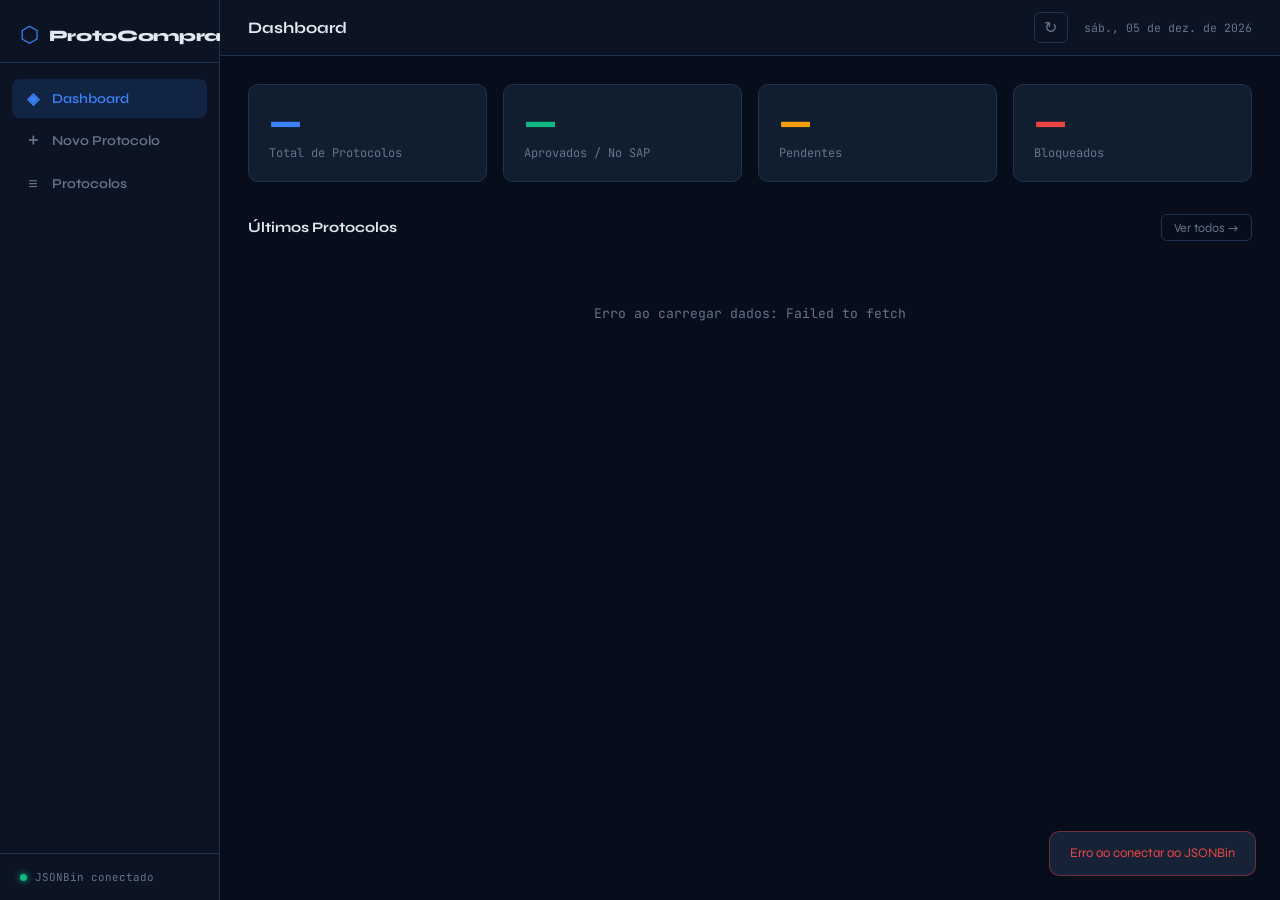
<file: index.html>
<!DOCTYPE html>
<html lang="pt-BR">
<head>
<meta charset="UTF-8">
<meta name="viewport" content="width=device-width, initial-scale=1.0">
<title>Portal de Protocolo de Compras</title>
<link href="https://fonts.googleapis.com/css2?family=Syne:wght@400;600;700;800&family=JetBrains+Mono:wght@300;400;500&display=swap" rel="stylesheet">
<link rel="stylesheet" href="css/style.css">
</head>
<body>

<div class="app">

  <!-- SIDEBAR -->
  <aside class="sidebar">
    <div class="sidebar-brand">
      <span class="brand-icon">⬡</span>
      <span class="brand-name">ProtoCompras</span>
    </div>
    <nav class="sidebar-nav">
      <a href="#" class="nav-item active" data-page="dashboard">
        <span class="nav-icon">◈</span> Dashboard
      </a>
      <a href="#" class="nav-item" data-page="novo">
        <span class="nav-icon">＋</span> Novo Protocolo
      </a>
      <a href="#" class="nav-item" data-page="lista">
        <span class="nav-icon">≡</span> Protocolos
      </a>
    </nav>
    <div class="sidebar-footer">
      <span class="status-dot"></span>
      <span class="status-text">JSONBin conectado</span>
    </div>
  </aside>

  <!-- MAIN -->
  <main class="main">

    <!-- TOPBAR -->
    <header class="topbar">
      <div class="topbar-title" id="page-title">Dashboard</div>
      <div class="topbar-actions">
        <button class="btn-refresh" onclick="loadDashboard()" title="Atualizar">↻</button>
        <div class="topbar-date" id="topbar-date"></div>
      </div>
    </header>

    <!-- PAGES -->

    <!-- DASHBOARD -->
    <div class="page active" id="page-dashboard">
      <div class="metrics-row" id="metrics-row">
        <div class="metric-card">
          <div class="metric-value" id="m-total">—</div>
          <div class="metric-label">Total de Protocolos</div>
        </div>
        <div class="metric-card">
          <div class="metric-value green" id="m-aprovados">—</div>
          <div class="metric-label">Aprovados / No SAP</div>
        </div>
        <div class="metric-card">
          <div class="metric-value yellow" id="m-pendentes">—</div>
          <div class="metric-label">Pendentes</div>
        </div>
        <div class="metric-card">
          <div class="metric-value red" id="m-bloqueados">—</div>
          <div class="metric-label">Bloqueados</div>
        </div>
      </div>

      <div class="section-header">
        <span>Últimos Protocolos</span>
        <button class="btn-sm" onclick="navigate('lista')">Ver todos →</button>
      </div>
      <div id="dashboard-list">
        <div class="loading">Carregando...</div>
      </div>
    </div>

    <!-- NOVO PROTOCOLO -->
    <div class="page" id="page-novo">
      <div class="form-container">
        <div class="form-header">
          <h2>Novo Protocolo de Compra</h2>
          <p>Preencha os dados abaixo. O sistema validará automaticamente cada etapa.</p>
        </div>

        <!-- PROGRESS -->
        <div class="progress-bar">
          <div class="progress-step active" data-step="1">
            <div class="ps-circle">1</div>
            <div class="ps-label">Solicitante</div>
          </div>
          <div class="progress-line"></div>
          <div class="progress-step" data-step="2">
            <div class="ps-circle">2</div>
            <div class="ps-label">Item</div>
          </div>
          <div class="progress-line"></div>
          <div class="progress-step" data-step="3">
            <div class="ps-circle">3</div>
            <div class="ps-label">Fornecedor</div>
          </div>
          <div class="progress-line"></div>
          <div class="progress-step" data-step="4">
            <div class="ps-circle">4</div>
            <div class="ps-label">Validação</div>
          </div>
        </div>

        <!-- STEP 1 -->
        <div class="form-step active" id="step-1">
          <h3>Dados do Solicitante</h3>
          <div class="form-grid">
            <div class="field">
              <label>Nome do solicitante *</label>
              <input type="text" id="f-solicitante" placeholder="Ex: João Silva">
            </div>
            <div class="field">
              <label>Departamento *</label>
              <select id="f-depto">
                <option value="">Selecione...</option>
                <option>Manutenção</option>
                <option>Operações</option>
                <option>TI</option>
                <option>Administrativo</option>
                <option>Financeiro</option>
                <option>RH</option>
                <option>Logística</option>
              </select>
            </div>
            <div class="field">
              <label>Centro de Custo *</label>
              <input type="text" id="f-cc" placeholder="Ex: CC-1042">
            </div>
            <div class="field">
              <label>Urgência</label>
              <select id="f-urgencia">
                <option value="normal">Normal</option>
                <option value="alta">Alta</option>
                <option value="critica">Crítica</option>
              </select>
            </div>
          </div>
          <div class="form-actions">
            <button class="btn-primary" onclick="nextStep(2)">Próximo →</button>
          </div>
        </div>

        <!-- STEP 2 -->
        <div class="form-step" id="step-2">
          <h3>Dados do Item</h3>
          <div class="form-grid">
            <div class="field full">
              <label>Descrição do Item *</label>
              <input type="text" id="f-item" placeholder="Ex: Parafuso M8 Aço Inox 304">
            </div>
            <div class="field">
              <label>Código SAP (se souber)</label>
              <input type="text" id="f-codsap" placeholder="Ex: MAT-00123">
            </div>
            <div class="field">
              <label>Quantidade *</label>
              <input type="number" id="f-qtd" placeholder="Ex: 100" min="1">
            </div>
            <div class="field">
              <label>Unidade</label>
              <select id="f-unidade">
                <option>UN</option>
                <option>KG</option>
                <option>LT</option>
                <option>MT</option>
                <option>CX</option>
                <option>PC</option>
              </select>
            </div>
            <div class="field">
              <label>Valor Unitário Estimado (R$) *</label>
              <input type="number" id="f-valor" placeholder="Ex: 12.50" step="0.01" min="0">
            </div>
          </div>
          <div class="form-actions">
            <button class="btn-ghost" onclick="nextStep(1)">← Voltar</button>
            <button class="btn-primary" onclick="nextStep(3)">Próximo →</button>
          </div>
        </div>

        <!-- STEP 3 -->
        <div class="form-step" id="step-3">
          <h3>Dados do Fornecedor</h3>
          <div class="form-grid">
            <div class="field full">
              <label>Razão Social do Fornecedor *</label>
              <input type="text" id="f-fornecedor" placeholder="Ex: Distribuidora XYZ Ltda">
            </div>
            <div class="field">
              <label>CNPJ *</label>
              <input type="text" id="f-cnpj" placeholder="Ex: 12.345.678/0001-90" maxlength="18">
            </div>
            <div class="field">
              <label>Número do Contrato SAP</label>
              <input type="text" id="f-contrato" placeholder="Ex: CONT-2024-0089">
            </div>
            <div class="field full">
              <label>Observações</label>
              <textarea id="f-obs" rows="3" placeholder="Informações adicionais, justificativas, urgência..."></textarea>
            </div>
          </div>
          <div class="form-actions">
            <button class="btn-ghost" onclick="nextStep(2)">← Voltar</button>
            <button class="btn-primary" onclick="runValidation()">Validar Protocolo →</button>
          </div>
        </div>

        <!-- STEP 4 — VALIDAÇÃO -->
        <div class="form-step" id="step-4">
          <h3>Resultado da Validação Automática</h3>
          <div class="validation-list" id="validation-list"></div>
          <div id="validation-result"></div>
          <div class="form-actions" id="validation-actions"></div>
        </div>

      </div>
    </div>

    <!-- LISTA DE PROTOCOLOS -->
    <div class="page" id="page-lista">
      <div class="lista-toolbar">
        <input type="text" class="search-input" id="search-input" placeholder="Buscar por item, fornecedor, solicitante..." oninput="filterList()">
        <select class="filter-select" id="filter-status" onchange="filterList()">
          <option value="">Todos os status</option>
          <option value="pendente">Pendente</option>
          <option value="aprovado">Aprovado</option>
          <option value="bloqueado">Bloqueado</option>
          <option value="no_sap">No SAP</option>
        </select>
      </div>
      <div id="lista-protocolos">
        <div class="loading">Carregando...</div>
      </div>
    </div>

  </main>
</div>

<!-- MODAL DETALHE -->
<div class="modal-overlay" id="modal-overlay" onclick="closeModal()">
  <div class="modal" onclick="event.stopPropagation()">
    <div class="modal-header">
      <h3 id="modal-title">Protocolo</h3>
      <button class="modal-close" onclick="closeModal()">✕</button>
    </div>
    <div class="modal-body" id="modal-body"></div>
    <div class="modal-footer" id="modal-footer"></div>
  </div>
</div>

<!-- TOAST -->
<div class="toast" id="toast"></div>

<script src="js/config.js"></script>
<script src="js/api.js"></script>
<script src="js/validacao.js"></script>
<script src="js/app.js"></script>
</body>
</html>
</file>
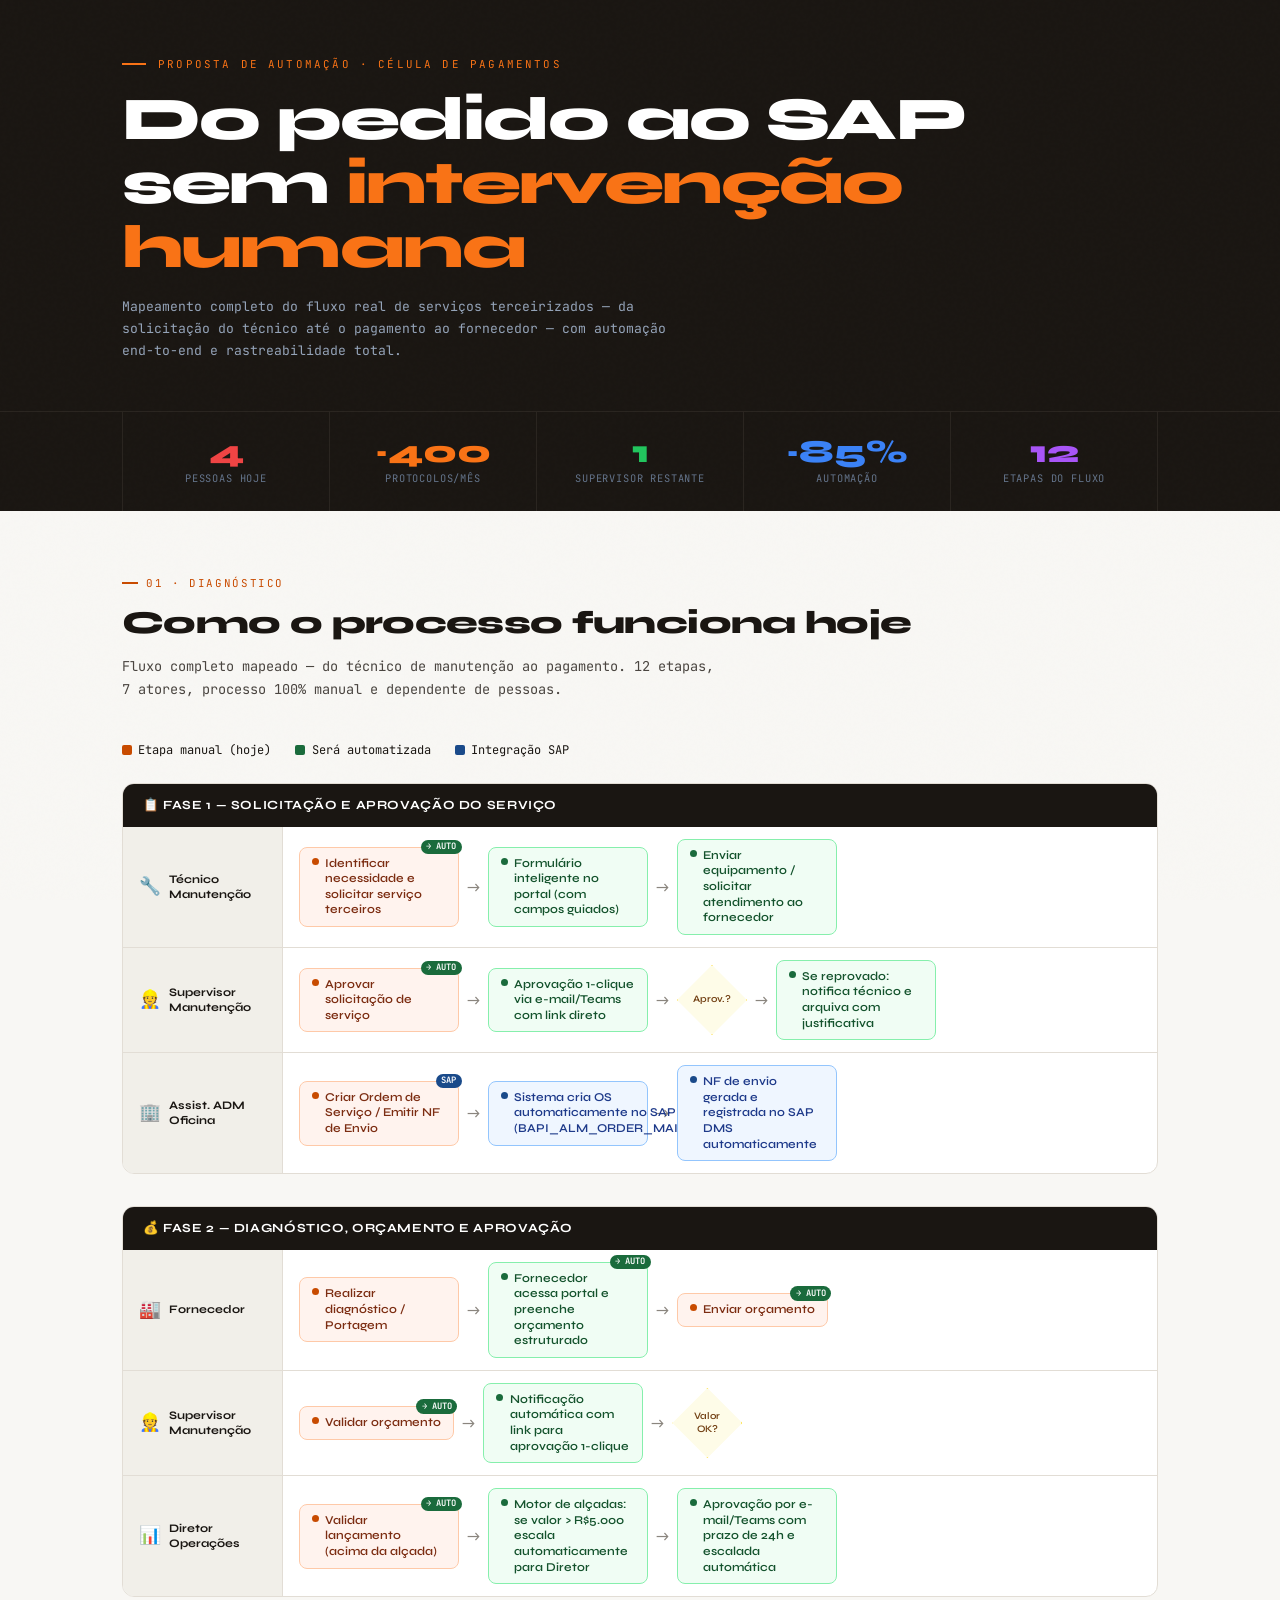
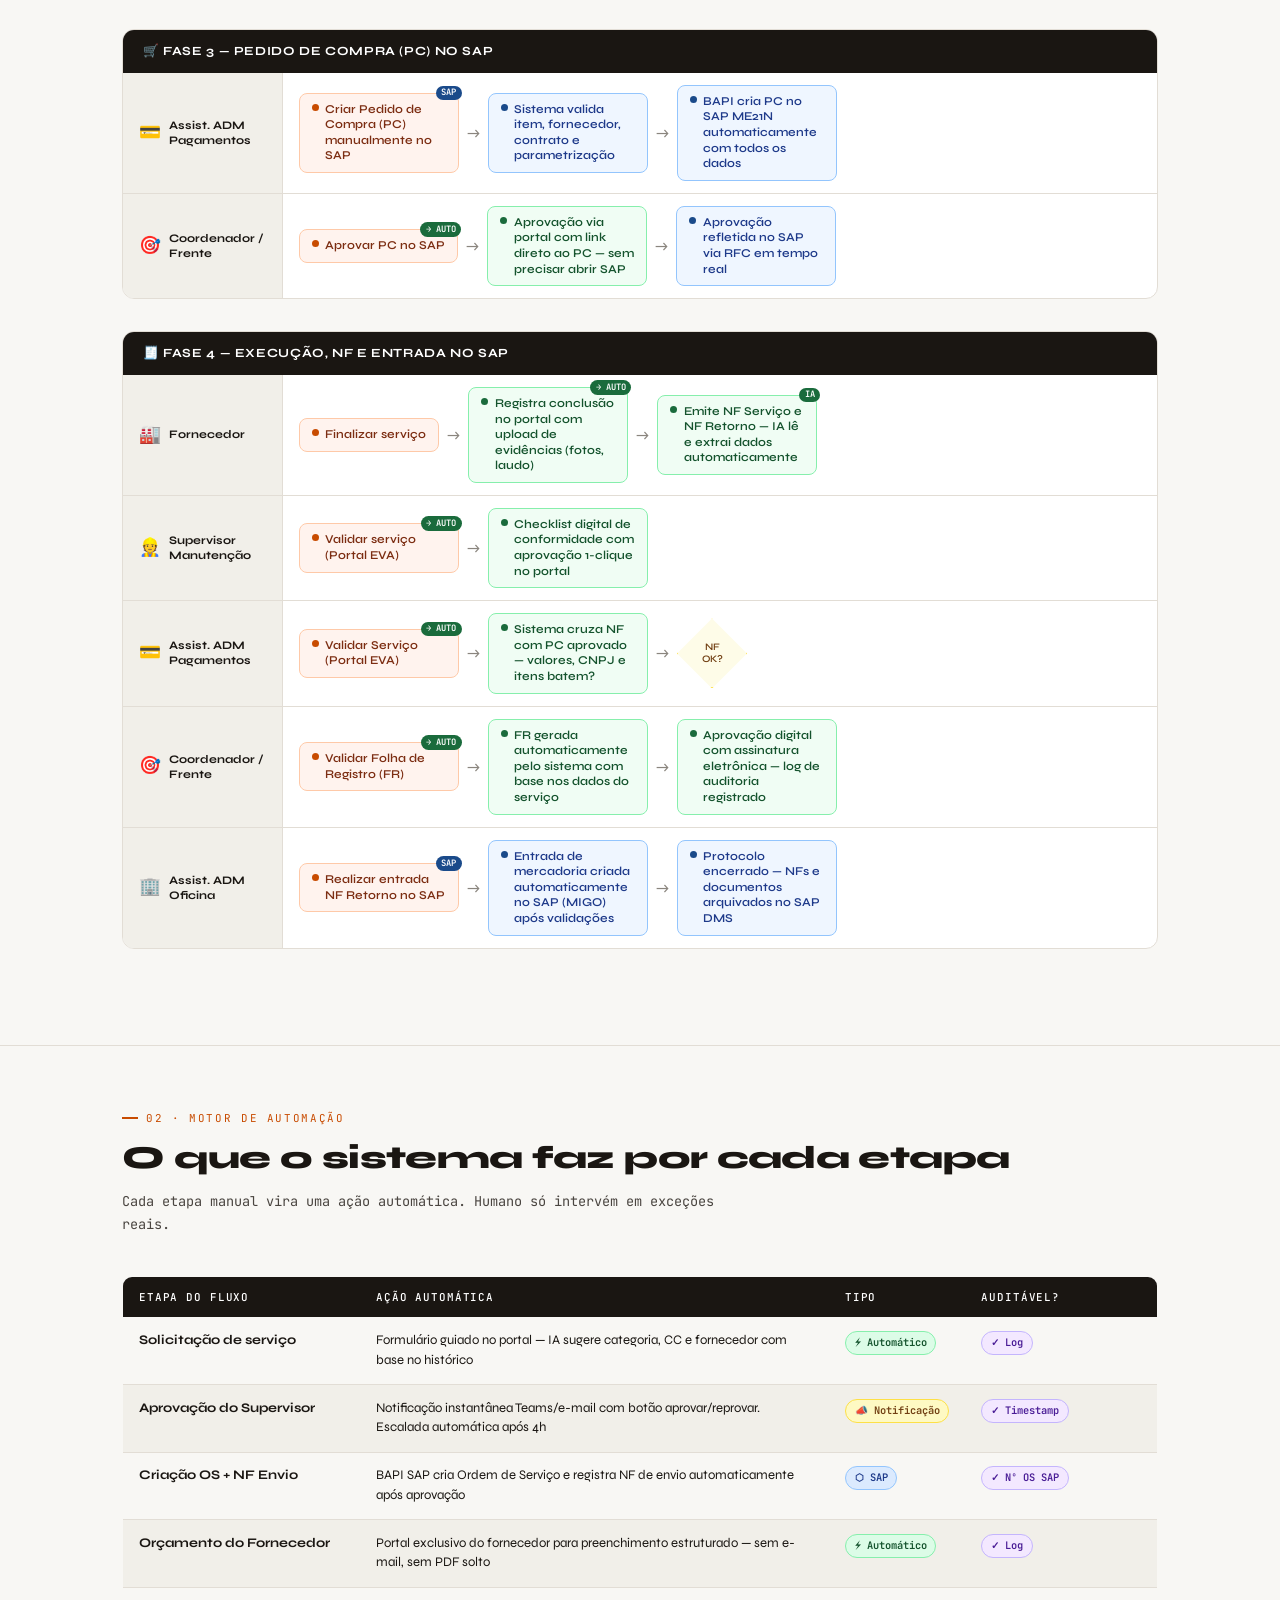
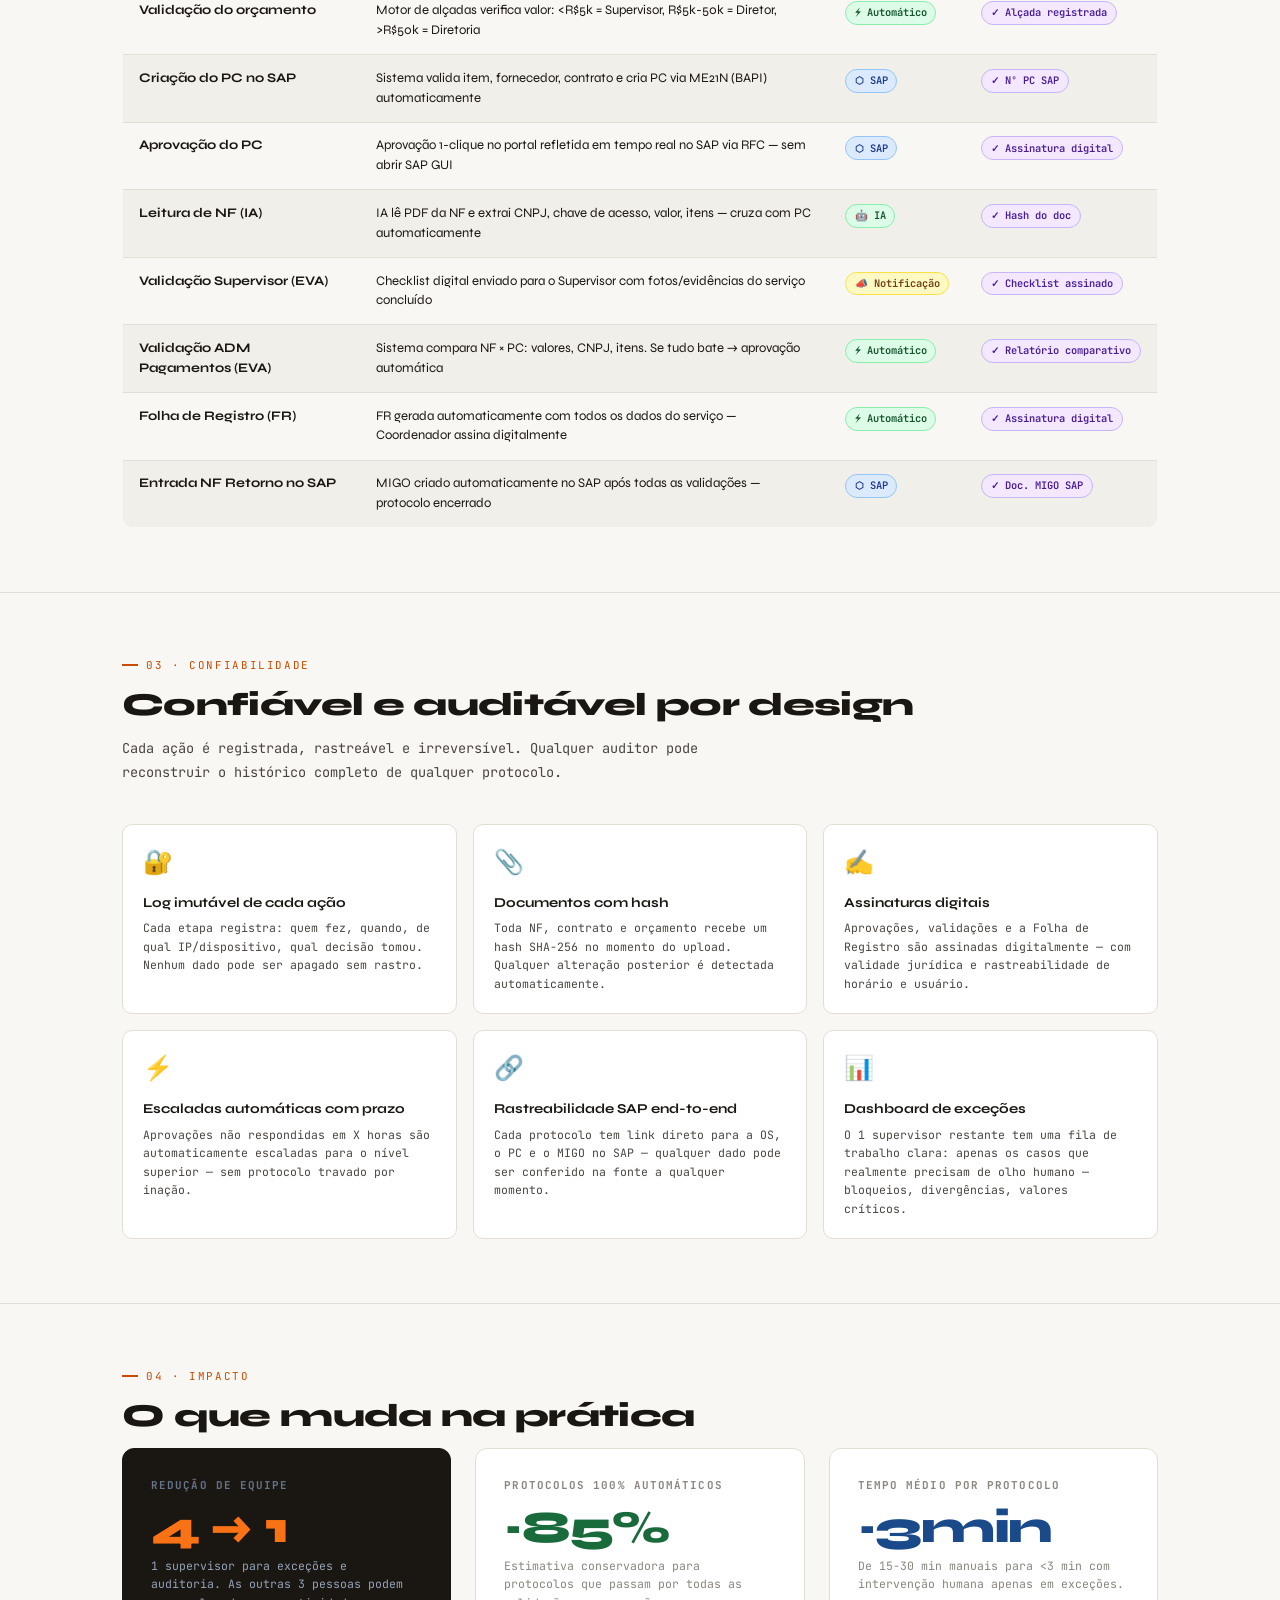
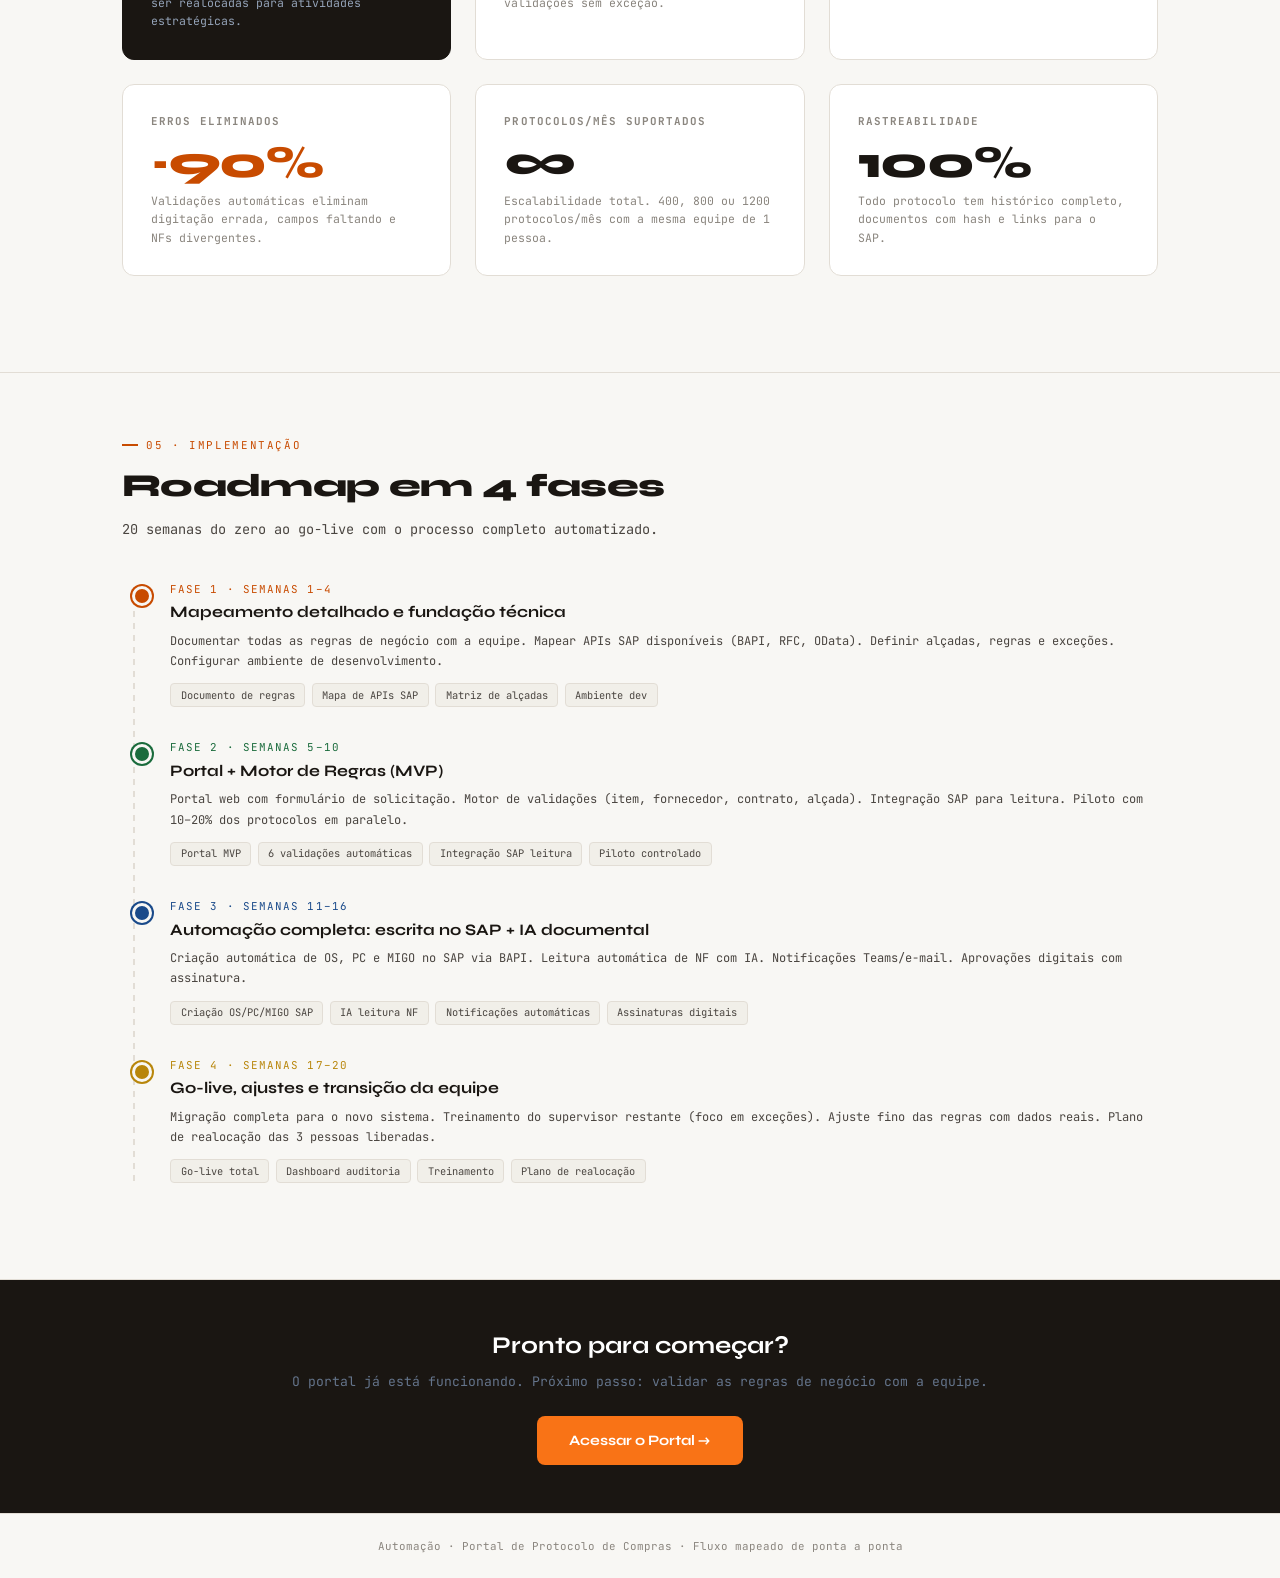
<file: proposta.html>
<!DOCTYPE html>
<html lang="pt-BR">
<head>
<meta charset="UTF-8">
<meta name="viewport" content="width=device-width, initial-scale=1.0">
<title>Automação · Protocolo de Compras · Suzano</title>
<link href="https://fonts.googleapis.com/css2?family=Syne:wght@400;600;700;800&family=JetBrains+Mono:wght@300;400;500&display=swap" rel="stylesheet">
<style>
:root {
  --bg: #f8f7f4;
  --surface: #ffffff;
  --surface2: #f1efe9;
  --border: #e2ddd5;
  --ink: #1a1612;
  --ink2: #4a4540;
  --muted: #8a857e;
  --accent: #c84b00;
  --accent2: #1a6b3c;
  --accent3: #1a4a8a;
  --warn: #b8860b;
  --auto: #1a6b3c;
  --manual: #c84b00;
}

* { box-sizing: border-box; margin: 0; padding: 0; }

body {
  font-family: 'Syne', sans-serif;
  background: var(--bg);
  color: var(--ink);
  line-height: 1.5;
}

/* NOISE TEXTURE */
body::before {
  content: '';
  position: fixed;
  inset: 0;
  background-image: url("data:image/svg+xml,%3Csvg viewBox='0 0 256 256' xmlns='http://www.w3.org/2000/svg'%3E%3Cfilter id='noise'%3E%3CfeTurbulence type='fractalNoise' baseFrequency='0.9' numOctaves='4' stitchTiles='stitch'/%3E%3C/filter%3E%3Crect width='100%25' height='100%25' filter='url(%23noise)' opacity='0.03'/%3E%3C/svg%3E");
  pointer-events: none;
  z-index: 0;
  opacity: 0.4;
}

.wrap { max-width: 1100px; margin: 0 auto; padding: 0 2rem; position: relative; z-index: 1; }

/* HEADER */
header {
  background: var(--ink);
  color: white;
  padding: 3.5rem 0 3rem;
}

.header-eyebrow {
  font-family: 'JetBrains Mono', monospace;
  font-size: 0.68rem;
  letter-spacing: 0.2em;
  text-transform: uppercase;
  color: #f97316;
  margin-bottom: 1rem;
  display: flex;
  align-items: center;
  gap: 0.75rem;
}

.header-eyebrow::before {
  content: '';
  display: inline-block;
  width: 24px;
  height: 2px;
  background: #f97316;
}

header h1 {
  font-size: clamp(2.2rem, 5vw, 3.8rem);
  font-weight: 800;
  line-height: 1.05;
  letter-spacing: -0.03em;
  margin-bottom: 1rem;
}

header h1 em {
  font-style: normal;
  color: #f97316;
}

.header-desc {
  font-family: 'JetBrains Mono', monospace;
  font-size: 0.82rem;
  color: #94a3b8;
  max-width: 560px;
  line-height: 1.7;
}

/* STATS BAR */
.stats-bar {
  background: var(--ink);
  border-top: 1px solid #2a2520;
  padding: 0;
}

.stats-inner {
  display: grid;
  grid-template-columns: repeat(5, 1fr);
  border-left: 1px solid #2a2520;
}

.stat {
  padding: 1.5rem;
  border-right: 1px solid #2a2520;
  text-align: center;
}

.stat-num {
  font-size: 2rem;
  font-weight: 800;
  line-height: 1;
  margin-bottom: 0.2rem;
}

.stat-label {
  font-family: 'JetBrains Mono', monospace;
  font-size: 0.65rem;
  color: #64748b;
  text-transform: uppercase;
  letter-spacing: 0.08em;
}

/* SECTION */
section { padding: 4rem 0; border-bottom: 1px solid var(--border); }
section:last-child { border-bottom: none; }

.section-label {
  font-family: 'JetBrains Mono', monospace;
  font-size: 0.68rem;
  letter-spacing: 0.15em;
  text-transform: uppercase;
  color: var(--accent);
  margin-bottom: 0.5rem;
  display: flex;
  align-items: center;
  gap: 0.5rem;
}

.section-label::before {
  content: '';
  width: 16px;
  height: 2px;
  background: var(--accent);
  display: inline-block;
}

h2 {
  font-size: clamp(1.5rem, 3vw, 2rem);
  font-weight: 800;
  letter-spacing: -0.02em;
  margin-bottom: 0.5rem;
}

.section-intro {
  font-size: 0.85rem;
  color: var(--ink2);
  max-width: 600px;
  margin-bottom: 2.5rem;
  font-family: 'JetBrains Mono', monospace;
  line-height: 1.7;
}

/* SWIMLANE */
.swimlane {
  border: 1px solid var(--border);
  border-radius: 12px;
  overflow: hidden;
  background: var(--surface);
  margin-bottom: 2rem;
}

.swimlane-title {
  background: var(--ink);
  color: white;
  padding: 0.75rem 1.25rem;
  font-size: 0.78rem;
  font-weight: 700;
  letter-spacing: 0.05em;
  display: flex;
  align-items: center;
  gap: 0.5rem;
}

.sl-row {
  display: grid;
  grid-template-columns: 160px 1fr;
  border-bottom: 1px solid var(--border);
}

.sl-row:last-child { border-bottom: none; }

.sl-actor {
  background: var(--surface2);
  border-right: 1px solid var(--border);
  padding: 1rem;
  display: flex;
  align-items: center;
  gap: 0.5rem;
}

.actor-icon { font-size: 1.1rem; }

.actor-name {
  font-size: 0.72rem;
  font-weight: 700;
  line-height: 1.3;
}

.sl-steps {
  padding: 0.75rem 1rem;
  display: flex;
  flex-wrap: wrap;
  gap: 0.5rem;
  align-items: center;
}

/* STEP BOXES */
.step {
  display: flex;
  align-items: flex-start;
  gap: 0.4rem;
  padding: 0.5rem 0.75rem;
  border-radius: 8px;
  font-size: 0.75rem;
  font-weight: 600;
  line-height: 1.3;
  max-width: 160px;
  position: relative;
  cursor: default;
  transition: transform 0.15s;
}

.step:hover { transform: translateY(-2px); }

.step.manual {
  background: #fff3ee;
  border: 1px solid #fec9a8;
  color: #7c2d12;
}

.step.auto {
  background: #f0fdf4;
  border: 1px solid #86efac;
  color: #14532d;
}

.step.sap {
  background: #eff6ff;
  border: 1px solid #93c5fd;
  color: #1e3a8a;
}

.step.decision {
  background: #fefce8;
  border: 1px solid #fde047;
  color: #713f12;
  clip-path: polygon(50% 0%, 100% 50%, 50% 100%, 0% 50%);
  padding: 1rem;
  width: 70px;
  height: 70px;
  display: flex;
  align-items: center;
  justify-content: center;
  text-align: center;
  font-size: 0.62rem;
  max-width: 70px;
}

.step-dot {
  width: 7px;
  height: 7px;
  border-radius: 50%;
  flex-shrink: 0;
  margin-top: 2px;
}

.step.manual .step-dot { background: var(--manual); }
.step.auto .step-dot { background: var(--auto); }
.step.sap .step-dot { background: var(--accent3); }

.step-tag {
  position: absolute;
  top: -8px;
  right: -4px;
  font-family: 'JetBrains Mono', monospace;
  font-size: 0.55rem;
  padding: 0.1rem 0.35rem;
  border-radius: 10px;
  font-weight: 600;
}

.tag-auto { background: var(--auto); color: white; }
.tag-manual { background: var(--manual); color: white; }
.tag-sap { background: var(--accent3); color: white; }

/* ARROW between steps */
.arrow {
  color: var(--muted);
  font-size: 1rem;
  flex-shrink: 0;
  align-self: center;
}

/* LEGEND */
.legend {
  display: flex;
  gap: 1.5rem;
  margin-bottom: 1.5rem;
  flex-wrap: wrap;
}

.legend-item {
  display: flex;
  align-items: center;
  gap: 0.4rem;
  font-size: 0.75rem;
  font-family: 'JetBrains Mono', monospace;
}

.legend-dot {
  width: 10px;
  height: 10px;
  border-radius: 2px;
}

/* AUTOMATION TABLE */
.auto-table {
  width: 100%;
  border-collapse: collapse;
  border: 1px solid var(--border);
  border-radius: 10px;
  overflow: hidden;
  font-size: 0.82rem;
}

.auto-table thead {
  background: var(--ink);
  color: white;
}

.auto-table th {
  padding: 0.75rem 1rem;
  text-align: left;
  font-family: 'JetBrains Mono', monospace;
  font-size: 0.68rem;
  text-transform: uppercase;
  letter-spacing: 0.08em;
  font-weight: 500;
}

.auto-table td {
  padding: 0.85rem 1rem;
  border-bottom: 1px solid var(--border);
  vertical-align: top;
}

.auto-table tr:last-child td { border-bottom: none; }
.auto-table tr:nth-child(even) td { background: var(--surface2); }

.badge {
  display: inline-flex;
  align-items: center;
  gap: 0.25rem;
  padding: 0.2rem 0.55rem;
  border-radius: 20px;
  font-family: 'JetBrains Mono', monospace;
  font-size: 0.65rem;
  font-weight: 600;
  white-space: nowrap;
}

.badge-auto { background: #dcfce7; color: #14532d; border: 1px solid #86efac; }
.badge-sap { background: #dbeafe; color: #1e3a8a; border: 1px solid #93c5fd; }
.badge-notif { background: #fef9c3; color: #713f12; border: 1px solid #fde047; }
.badge-human { background: #fee2e2; color: #7f1d1d; border: 1px solid #fca5a5; }
.badge-audit { background: #f3e8ff; color: #4a1d96; border: 1px solid #c4b5fd; }

/* ROI */
.roi-grid {
  display: grid;
  grid-template-columns: repeat(3, 1fr);
  gap: 1.5rem;
  margin-bottom: 2rem;
}

.roi-card {
  border: 1px solid var(--border);
  border-radius: 12px;
  padding: 1.75rem;
  background: var(--surface);
}

.roi-card.highlight {
  background: var(--ink);
  color: white;
  border-color: var(--ink);
}

.roi-card h4 {
  font-family: 'JetBrains Mono', monospace;
  font-size: 0.68rem;
  text-transform: uppercase;
  letter-spacing: 0.1em;
  color: var(--muted);
  margin-bottom: 0.75rem;
}

.roi-card.highlight h4 { color: #64748b; }

.roi-num {
  font-size: 2.8rem;
  font-weight: 800;
  line-height: 1;
  margin-bottom: 0.4rem;
  letter-spacing: -0.03em;
}

.roi-note {
  font-family: 'JetBrains Mono', monospace;
  font-size: 0.72rem;
  color: var(--muted);
  line-height: 1.6;
}

.roi-card.highlight .roi-note { color: #94a3b8; }

/* TIMELINE */
.timeline {
  position: relative;
  padding-left: 3rem;
}

.timeline::before {
  content: '';
  position: absolute;
  left: 11px;
  top: 6px;
  bottom: 0;
  width: 2px;
  background: repeating-linear-gradient(to bottom, var(--border) 0, var(--border) 6px, transparent 6px, transparent 12px);
}

.tl-item {
  position: relative;
  margin-bottom: 2rem;
}

.tl-item::before {
  content: '';
  position: absolute;
  left: -2.4rem;
  top: 5px;
  width: 14px;
  height: 14px;
  border-radius: 50%;
  background: var(--accent);
  border: 3px solid var(--bg);
  box-shadow: 0 0 0 2px var(--accent);
}

.tl-item:nth-child(2)::before { background: var(--accent2); box-shadow: 0 0 0 2px var(--accent2); }
.tl-item:nth-child(3)::before { background: var(--accent3); box-shadow: 0 0 0 2px var(--accent3); }
.tl-item:nth-child(4)::before { background: var(--warn); box-shadow: 0 0 0 2px var(--warn); }

.tl-phase {
  font-family: 'JetBrains Mono', monospace;
  font-size: 0.68rem;
  color: var(--accent);
  text-transform: uppercase;
  letter-spacing: 0.1em;
  margin-bottom: 0.2rem;
}

.tl-item:nth-child(2) .tl-phase { color: var(--accent2); }
.tl-item:nth-child(3) .tl-phase { color: var(--accent3); }
.tl-item:nth-child(4) .tl-phase { color: var(--warn); }

.tl-title {
  font-size: 1rem;
  font-weight: 700;
  margin-bottom: 0.4rem;
}

.tl-desc {
  font-family: 'JetBrains Mono', monospace;
  font-size: 0.75rem;
  color: var(--ink2);
  line-height: 1.7;
}

.tl-deliverables {
  display: flex;
  flex-wrap: wrap;
  gap: 0.4rem;
  margin-top: 0.75rem;
}

.deliverable {
  font-family: 'JetBrains Mono', monospace;
  font-size: 0.65rem;
  padding: 0.2rem 0.6rem;
  background: var(--surface2);
  border: 1px solid var(--border);
  border-radius: 4px;
  color: var(--ink2);
}

/* AUDIT */
.audit-grid {
  display: grid;
  grid-template-columns: repeat(3, 1fr);
  gap: 1rem;
}

.audit-card {
  background: var(--surface);
  border: 1px solid var(--border);
  border-radius: 10px;
  padding: 1.25rem;
}

.audit-icon { font-size: 1.5rem; margin-bottom: 0.75rem; }
.audit-title { font-weight: 700; font-size: 0.85rem; margin-bottom: 0.4rem; }
.audit-desc {
  font-family: 'JetBrains Mono', monospace;
  font-size: 0.72rem;
  color: var(--ink2);
  line-height: 1.6;
}

/* CTA */
.cta-bar {
  background: var(--ink);
  padding: 3rem 0;
  text-align: center;
}

.cta-bar h3 { color: white; font-size: 1.5rem; margin-bottom: 0.5rem; }
.cta-bar p { color: #64748b; font-family: 'JetBrains Mono', monospace; font-size: 0.82rem; margin-bottom: 1.5rem; }

.btn-cta {
  display: inline-block;
  background: #f97316;
  color: white;
  padding: 0.85rem 2rem;
  border-radius: 8px;
  font-family: 'Syne', sans-serif;
  font-weight: 700;
  font-size: 0.9rem;
  text-decoration: none;
  transition: all 0.2s;
}

.btn-cta:hover { background: #ea6000; transform: translateY(-2px); box-shadow: 0 8px 20px rgba(249,115,22,0.3); }

footer {
  padding: 1.5rem 0;
  text-align: center;
  font-family: 'JetBrains Mono', monospace;
  font-size: 0.68rem;
  color: var(--muted);
  border-top: 1px solid var(--border);
}

@media(max-width:768px) {
  .stats-inner { grid-template-columns: repeat(3,1fr); }
  .roi-grid { grid-template-columns: 1fr; }
  .audit-grid { grid-template-columns: 1fr; }
  .sl-row { grid-template-columns: 100px 1fr; }
  .sl-steps { gap: 0.3rem; }
  .step { max-width: 130px; font-size: 0.68rem; }
}
</style>
</head>
<body>

<!-- HEADER -->
<header>
  <div class="wrap">
    <div class="header-eyebrow">Proposta de Automação · Célula de Pagamentos</div>
    <h1>Do pedido ao SAP<br>sem <em>intervenção humana</em></h1>
    <p class="header-desc">
      Mapeamento completo do fluxo real de serviços terceirizados — da solicitação do técnico até o pagamento ao fornecedor — com automação end-to-end e rastreabilidade total.
    </p>
  </div>
</header>

<!-- STATS -->
<div class="stats-bar">
  <div class="wrap">
    <div class="stats-inner">
      <div class="stat">
        <div class="stat-num" style="color:#ef4444">4</div>
        <div class="stat-label">Pessoas hoje</div>
      </div>
      <div class="stat">
        <div class="stat-num" style="color:#f97316">~400</div>
        <div class="stat-label">Protocolos/mês</div>
      </div>
      <div class="stat">
        <div class="stat-num" style="color:#22c55e">1</div>
        <div class="stat-label">Supervisor restante</div>
      </div>
      <div class="stat">
        <div class="stat-num" style="color:#3b82f6">~85%</div>
        <div class="stat-label">Automação</div>
      </div>
      <div class="stat">
        <div class="stat-num" style="color:#a855f7">12</div>
        <div class="stat-label">Etapas do fluxo</div>
      </div>
    </div>
  </div>
</div>

<!-- FLUXO ATUAL -->
<section>
  <div class="wrap">
    <div class="section-label">01 · Diagnóstico</div>
    <h2>Como o processo funciona hoje</h2>
    <p class="section-intro">Fluxo completo mapeado — do técnico de manutenção ao pagamento. 12 etapas, 7 atores, processo 100% manual e dependente de pessoas.</p>

    <div class="legend">
      <div class="legend-item"><div class="legend-dot" style="background:#c84b00"></div> Etapa manual (hoje)</div>
      <div class="legend-item"><div class="legend-dot" style="background:#1a6b3c"></div> Será automatizada</div>
      <div class="legend-item"><div class="legend-dot" style="background:#1a4a8a"></div> Integração SAP</div>
    </div>

    <!-- FASE 1: SOLICITAÇÃO -->
    <div class="swimlane">
      <div class="swimlane-title">📋 FASE 1 — SOLICITAÇÃO E APROVAÇÃO DO SERVIÇO</div>

      <div class="sl-row">
        <div class="sl-actor"><span class="actor-icon">🔧</span><span class="actor-name">Técnico Manutenção</span></div>
        <div class="sl-steps">
          <div class="step manual">
            <span class="step-dot"></span>
            <span>Identificar necessidade e solicitar serviço terceiros</span>
            <span class="step-tag tag-auto">→ AUTO</span>
          </div>
          <span class="arrow">→</span>
          <div class="step auto">
            <span class="step-dot"></span>
            <span>Formulário inteligente no portal (com campos guiados)</span>
          </div>
          <span class="arrow">→</span>
          <div class="step auto">
            <span class="step-dot"></span>
            <span>Enviar equipamento / solicitar atendimento ao fornecedor</span>
          </div>
        </div>
      </div>

      <div class="sl-row">
        <div class="sl-actor"><span class="actor-icon">👷</span><span class="actor-name">Supervisor Manutenção</span></div>
        <div class="sl-steps">
          <div class="step manual">
            <span class="step-dot"></span>
            <span>Aprovar solicitação de serviço</span>
            <span class="step-tag tag-auto">→ AUTO</span>
          </div>
          <span class="arrow">→</span>
          <div class="step auto">
            <span class="step-dot"></span>
            <span>Aprovação 1-clique via e-mail/Teams com link direto</span>
          </div>
          <span class="arrow">→</span>
          <div class="step decision">Aprov.?</div>
          <span class="arrow">→</span>
          <div class="step auto">
            <span class="step-dot"></span>
            <span>Se reprovado: notifica técnico e arquiva com justificativa</span>
          </div>
        </div>
      </div>

      <div class="sl-row">
        <div class="sl-actor"><span class="actor-icon">🏢</span><span class="actor-name">Assist. ADM Oficina</span></div>
        <div class="sl-steps">
          <div class="step manual">
            <span class="step-dot"></span>
            <span>Criar Ordem de Serviço / Emitir NF de Envio</span>
            <span class="step-tag tag-sap">SAP</span>
          </div>
          <span class="arrow">→</span>
          <div class="step sap">
            <span class="step-dot"></span>
            <span>Sistema cria OS automaticamente no SAP (BAPI_ALM_ORDER_MAINTAIN)</span>
          </div>
          <span class="arrow">→</span>
          <div class="step sap">
            <span class="step-dot"></span>
            <span>NF de envio gerada e registrada no SAP DMS automaticamente</span>
          </div>
        </div>
      </div>

    </div>

    <!-- FASE 2: ORÇAMENTO -->
    <div class="swimlane">
      <div class="swimlane-title">💰 FASE 2 — DIAGNÓSTICO, ORÇAMENTO E APROVAÇÃO</div>

      <div class="sl-row">
        <div class="sl-actor"><span class="actor-icon">🏭</span><span class="actor-name">Fornecedor</span></div>
        <div class="sl-steps">
          <div class="step manual">
            <span class="step-dot"></span>
            <span>Realizar diagnóstico / Portagem</span>
          </div>
          <span class="arrow">→</span>
          <div class="step auto">
            <span class="step-dot"></span>
            <span>Fornecedor acessa portal e preenche orçamento estruturado</span>
            <span class="step-tag tag-auto">→ AUTO</span>
          </div>
          <span class="arrow">→</span>
          <div class="step manual">
            <span class="step-dot"></span>
            <span>Enviar orçamento</span>
            <span class="step-tag tag-auto">→ AUTO</span>
          </div>
        </div>
      </div>

      <div class="sl-row">
        <div class="sl-actor"><span class="actor-icon">👷</span><span class="actor-name">Supervisor Manutenção</span></div>
        <div class="sl-steps">
          <div class="step manual">
            <span class="step-dot"></span>
            <span>Validar orçamento</span>
            <span class="step-tag tag-auto">→ AUTO</span>
          </div>
          <span class="arrow">→</span>
          <div class="step auto">
            <span class="step-dot"></span>
            <span>Notificação automática com link para aprovação 1-clique</span>
          </div>
          <span class="arrow">→</span>
          <div class="step decision">Valor OK?</div>
        </div>
      </div>

      <div class="sl-row">
        <div class="sl-actor"><span class="actor-icon">📊</span><span class="actor-name">Diretor Operações</span></div>
        <div class="sl-steps">
          <div class="step manual">
            <span class="step-dot"></span>
            <span>Validar lançamento (acima da alçada)</span>
            <span class="step-tag tag-auto">→ AUTO</span>
          </div>
          <span class="arrow">→</span>
          <div class="step auto">
            <span class="step-dot"></span>
            <span>Motor de alçadas: se valor &gt; R$5.000 escala automaticamente para Diretor</span>
          </div>
          <span class="arrow">→</span>
          <div class="step auto">
            <span class="step-dot"></span>
            <span>Aprovação por e-mail/Teams com prazo de 24h e escalada automática</span>
          </div>
        </div>
      </div>

    </div>

    <!-- FASE 3: PEDIDO DE COMPRA -->
    <div class="swimlane">
      <div class="swimlane-title">🛒 FASE 3 — PEDIDO DE COMPRA (PC) NO SAP</div>

      <div class="sl-row">
        <div class="sl-actor"><span class="actor-icon">💳</span><span class="actor-name">Assist. ADM Pagamentos</span></div>
        <div class="sl-steps">
          <div class="step manual">
            <span class="step-dot"></span>
            <span>Criar Pedido de Compra (PC) manualmente no SAP</span>
            <span class="step-tag tag-sap">SAP</span>
          </div>
          <span class="arrow">→</span>
          <div class="step sap">
            <span class="step-dot"></span>
            <span>Sistema valida item, fornecedor, contrato e parametrização</span>
          </div>
          <span class="arrow">→</span>
          <div class="step sap">
            <span class="step-dot"></span>
            <span>BAPI cria PC no SAP ME21N automaticamente com todos os dados</span>
          </div>
        </div>
      </div>

      <div class="sl-row">
        <div class="sl-actor"><span class="actor-icon">🎯</span><span class="actor-name">Coordenador / Frente</span></div>
        <div class="sl-steps">
          <div class="step manual">
            <span class="step-dot"></span>
            <span>Aprovar PC no SAP</span>
            <span class="step-tag tag-auto">→ AUTO</span>
          </div>
          <span class="arrow">→</span>
          <div class="step auto">
            <span class="step-dot"></span>
            <span>Aprovação via portal com link direto ao PC — sem precisar abrir SAP</span>
          </div>
          <span class="arrow">→</span>
          <div class="step sap">
            <span class="step-dot"></span>
            <span>Aprovação refletida no SAP via RFC em tempo real</span>
          </div>
        </div>
      </div>

    </div>

    <!-- FASE 4: NF E PAGAMENTO -->
    <div class="swimlane">
      <div class="swimlane-title">🧾 FASE 4 — EXECUÇÃO, NF E ENTRADA NO SAP</div>

      <div class="sl-row">
        <div class="sl-actor"><span class="actor-icon">🏭</span><span class="actor-name">Fornecedor</span></div>
        <div class="sl-steps">
          <div class="step manual">
            <span class="step-dot"></span>
            <span>Finalizar serviço</span>
          </div>
          <span class="arrow">→</span>
          <div class="step auto">
            <span class="step-dot"></span>
            <span>Registra conclusão no portal com upload de evidências (fotos, laudo)</span>
            <span class="step-tag tag-auto">→ AUTO</span>
          </div>
          <span class="arrow">→</span>
          <div class="step auto">
            <span class="step-dot"></span>
            <span>Emite NF Serviço e NF Retorno — IA lê e extrai dados automaticamente</span>
            <span class="step-tag tag-auto">IA</span>
          </div>
        </div>
      </div>

      <div class="sl-row">
        <div class="sl-actor"><span class="actor-icon">👷</span><span class="actor-name">Supervisor Manutenção</span></div>
        <div class="sl-steps">
          <div class="step manual">
            <span class="step-dot"></span>
            <span>Validar serviço (Portal EVA)</span>
            <span class="step-tag tag-auto">→ AUTO</span>
          </div>
          <span class="arrow">→</span>
          <div class="step auto">
            <span class="step-dot"></span>
            <span>Checklist digital de conformidade com aprovação 1-clique no portal</span>
          </div>
        </div>
      </div>

      <div class="sl-row">
        <div class="sl-actor"><span class="actor-icon">💳</span><span class="actor-name">Assist. ADM Pagamentos</span></div>
        <div class="sl-steps">
          <div class="step manual">
            <span class="step-dot"></span>
            <span>Validar Serviço (Portal EVA)</span>
            <span class="step-tag tag-auto">→ AUTO</span>
          </div>
          <span class="arrow">→</span>
          <div class="step auto">
            <span class="step-dot"></span>
            <span>Sistema cruza NF com PC aprovado — valores, CNPJ e itens batem?</span>
          </div>
          <span class="arrow">→</span>
          <div class="step decision">NF OK?</div>
        </div>
      </div>

      <div class="sl-row">
        <div class="sl-actor"><span class="actor-icon">🎯</span><span class="actor-name">Coordenador / Frente</span></div>
        <div class="sl-steps">
          <div class="step manual">
            <span class="step-dot"></span>
            <span>Validar Folha de Registro (FR)</span>
            <span class="step-tag tag-auto">→ AUTO</span>
          </div>
          <span class="arrow">→</span>
          <div class="step auto">
            <span class="step-dot"></span>
            <span>FR gerada automaticamente pelo sistema com base nos dados do serviço</span>
          </div>
          <span class="arrow">→</span>
          <div class="step auto">
            <span class="step-dot"></span>
            <span>Aprovação digital com assinatura eletrônica — log de auditoria registrado</span>
          </div>
        </div>
      </div>

      <div class="sl-row">
        <div class="sl-actor"><span class="actor-icon">🏢</span><span class="actor-name">Assist. ADM Oficina</span></div>
        <div class="sl-steps">
          <div class="step manual">
            <span class="step-dot"></span>
            <span>Realizar entrada NF Retorno no SAP</span>
            <span class="step-tag tag-sap">SAP</span>
          </div>
          <span class="arrow">→</span>
          <div class="step sap">
            <span class="step-dot"></span>
            <span>Entrada de mercadoria criada automaticamente no SAP (MIGO) após validações</span>
          </div>
          <span class="arrow">→</span>
          <div class="step sap">
            <span class="step-dot"></span>
            <span>Protocolo encerrado — NFs e documentos arquivados no SAP DMS</span>
          </div>
        </div>
      </div>

    </div>
  </div>
</section>

<!-- O QUE AUTOMATIZA -->
<section>
  <div class="wrap">
    <div class="section-label">02 · Motor de Automação</div>
    <h2>O que o sistema faz por cada etapa</h2>
    <p class="section-intro">Cada etapa manual vira uma ação automática. Humano só intervém em exceções reais.</p>

    <table class="auto-table">
      <thead>
        <tr>
          <th>Etapa do fluxo</th>
          <th>Ação automática</th>
          <th>Tipo</th>
          <th>Auditável?</th>
        </tr>
      </thead>
      <tbody>
        <tr>
          <td><strong>Solicitação de serviço</strong></td>
          <td>Formulário guiado no portal — IA sugere categoria, CC e fornecedor com base no histórico</td>
          <td><span class="badge badge-auto">⚡ Automático</span></td>
          <td><span class="badge badge-audit">✓ Log</span></td>
        </tr>
        <tr>
          <td><strong>Aprovação do Supervisor</strong></td>
          <td>Notificação instantânea Teams/e-mail com botão aprovar/reprovar. Escalada automática após 4h</td>
          <td><span class="badge badge-notif">📣 Notificação</span></td>
          <td><span class="badge badge-audit">✓ Timestamp</span></td>
        </tr>
        <tr>
          <td><strong>Criação OS + NF Envio</strong></td>
          <td>BAPI SAP cria Ordem de Serviço e registra NF de envio automaticamente após aprovação</td>
          <td><span class="badge badge-sap">⬡ SAP</span></td>
          <td><span class="badge badge-audit">✓ Nº OS SAP</span></td>
        </tr>
        <tr>
          <td><strong>Orçamento do Fornecedor</strong></td>
          <td>Portal exclusivo do fornecedor para preenchimento estruturado — sem e-mail, sem PDF solto</td>
          <td><span class="badge badge-auto">⚡ Automático</span></td>
          <td><span class="badge badge-audit">✓ Log</span></td>
        </tr>
        <tr>
          <td><strong>Validação do orçamento</strong></td>
          <td>Motor de alçadas verifica valor: &lt;R$5k = Supervisor, R$5k-50k = Diretor, &gt;R$50k = Diretoria</td>
          <td><span class="badge badge-auto">⚡ Automático</span></td>
          <td><span class="badge badge-audit">✓ Alçada registrada</span></td>
        </tr>
        <tr>
          <td><strong>Criação do PC no SAP</strong></td>
          <td>Sistema valida item, fornecedor, contrato e cria PC via ME21N (BAPI) automaticamente</td>
          <td><span class="badge badge-sap">⬡ SAP</span></td>
          <td><span class="badge badge-audit">✓ Nº PC SAP</span></td>
        </tr>
        <tr>
          <td><strong>Aprovação do PC</strong></td>
          <td>Aprovação 1-clique no portal refletida em tempo real no SAP via RFC — sem abrir SAP GUI</td>
          <td><span class="badge badge-sap">⬡ SAP</span></td>
          <td><span class="badge badge-audit">✓ Assinatura digital</span></td>
        </tr>
        <tr>
          <td><strong>Leitura de NF (IA)</strong></td>
          <td>IA lê PDF da NF e extrai CNPJ, chave de acesso, valor, itens — cruza com PC automaticamente</td>
          <td><span class="badge badge-auto">🤖 IA</span></td>
          <td><span class="badge badge-audit">✓ Hash do doc</span></td>
        </tr>
        <tr>
          <td><strong>Validação Supervisor (EVA)</strong></td>
          <td>Checklist digital enviado para o Supervisor com fotos/evidências do serviço concluído</td>
          <td><span class="badge badge-notif">📣 Notificação</span></td>
          <td><span class="badge badge-audit">✓ Checklist assinado</span></td>
        </tr>
        <tr>
          <td><strong>Validação ADM Pagamentos (EVA)</strong></td>
          <td>Sistema compara NF × PC: valores, CNPJ, itens. Se tudo bate → aprovação automática</td>
          <td><span class="badge badge-auto">⚡ Automático</span></td>
          <td><span class="badge badge-audit">✓ Relatório comparativo</span></td>
        </tr>
        <tr>
          <td><strong>Folha de Registro (FR)</strong></td>
          <td>FR gerada automaticamente com todos os dados do serviço — Coordenador assina digitalmente</td>
          <td><span class="badge badge-auto">⚡ Automático</span></td>
          <td><span class="badge badge-audit">✓ Assinatura digital</span></td>
        </tr>
        <tr>
          <td><strong>Entrada NF Retorno no SAP</strong></td>
          <td>MIGO criado automaticamente no SAP após todas as validações — protocolo encerrado</td>
          <td><span class="badge badge-sap">⬡ SAP</span></td>
          <td><span class="badge badge-audit">✓ Doc. MIGO SAP</span></td>
        </tr>
      </tbody>
    </table>
  </div>
</section>

<!-- AUDITABILIDADE -->
<section>
  <div class="wrap">
    <div class="section-label">03 · Confiabilidade</div>
    <h2>Confiável e auditável por design</h2>
    <p class="section-intro">Cada ação é registrada, rastreável e irreversível. Qualquer auditor pode reconstruir o histórico completo de qualquer protocolo.</p>

    <div class="audit-grid">
      <div class="audit-card">
        <div class="audit-icon">🔐</div>
        <div class="audit-title">Log imutável de cada ação</div>
        <div class="audit-desc">Cada etapa registra: quem fez, quando, de qual IP/dispositivo, qual decisão tomou. Nenhum dado pode ser apagado sem rastro.</div>
      </div>
      <div class="audit-card">
        <div class="audit-icon">📎</div>
        <div class="audit-title">Documentos com hash</div>
        <div class="audit-desc">Toda NF, contrato e orçamento recebe um hash SHA-256 no momento do upload. Qualquer alteração posterior é detectada automaticamente.</div>
      </div>
      <div class="audit-card">
        <div class="audit-icon">✍️</div>
        <div class="audit-title">Assinaturas digitais</div>
        <div class="audit-desc">Aprovações, validações e a Folha de Registro são assinadas digitalmente — com validade jurídica e rastreabilidade de horário e usuário.</div>
      </div>
      <div class="audit-card">
        <div class="audit-icon">⚡</div>
        <div class="audit-title">Escaladas automáticas com prazo</div>
        <div class="audit-desc">Aprovações não respondidas em X horas são automaticamente escaladas para o nível superior — sem protocolo travado por inação.</div>
      </div>
      <div class="audit-card">
        <div class="audit-icon">🔗</div>
        <div class="audit-title">Rastreabilidade SAP end-to-end</div>
        <div class="audit-desc">Cada protocolo tem link direto para a OS, o PC e o MIGO no SAP — qualquer dado pode ser conferido na fonte a qualquer momento.</div>
      </div>
      <div class="audit-card">
        <div class="audit-icon">📊</div>
        <div class="audit-title">Dashboard de exceções</div>
        <div class="audit-desc">O 1 supervisor restante tem uma fila de trabalho clara: apenas os casos que realmente precisam de olho humano — bloqueios, divergências, valores críticos.</div>
      </div>
    </div>
  </div>
</section>

<!-- ROI -->
<section>
  <div class="wrap">
    <div class="section-label">04 · Impacto</div>
    <h2>O que muda na prática</h2>

    <div class="roi-grid">
      <div class="roi-card highlight">
        <h4>Redução de equipe</h4>
        <div class="roi-num" style="color:#f97316">4 → 1</div>
        <p class="roi-note">1 supervisor para exceções e auditoria. As outras 3 pessoas podem ser realocadas para atividades estratégicas.</p>
      </div>
      <div class="roi-card">
        <h4>Protocolos 100% automáticos</h4>
        <div class="roi-num" style="color:#1a6b3c">~85%</div>
        <p class="roi-note">Estimativa conservadora para protocolos que passam por todas as validações sem exceção.</p>
      </div>
      <div class="roi-card">
        <h4>Tempo médio por protocolo</h4>
        <div class="roi-num" style="color:#1a4a8a">~3min</div>
        <p class="roi-note">De 15-30 min manuais para &lt;3 min com intervenção humana apenas em exceções.</p>
      </div>
      <div class="roi-card">
        <h4>Erros eliminados</h4>
        <div class="roi-num" style="color:#c84b00">~90%</div>
        <p class="roi-note">Validações automáticas eliminam digitação errada, campos faltando e NFs divergentes.</p>
      </div>
      <div class="roi-card">
        <h4>Protocolos/mês suportados</h4>
        <div class="roi-num">∞</div>
        <p class="roi-note">Escalabilidade total. 400, 800 ou 1200 protocolos/mês com a mesma equipe de 1 pessoa.</p>
      </div>
      <div class="roi-card">
        <h4>Rastreabilidade</h4>
        <div class="roi-num">100%</div>
        <p class="roi-note">Todo protocolo tem histórico completo, documentos com hash e links para o SAP.</p>
      </div>
    </div>
  </div>
</section>

<!-- ROADMAP -->
<section>
  <div class="wrap">
    <div class="section-label">05 · Implementação</div>
    <h2>Roadmap em 4 fases</h2>
    <p class="section-intro">20 semanas do zero ao go-live com o processo completo automatizado.</p>

    <div class="timeline">
      <div class="tl-item">
        <div class="tl-phase">Fase 1 · Semanas 1–4</div>
        <div class="tl-title">Mapeamento detalhado e fundação técnica</div>
        <div class="tl-desc">Documentar todas as regras de negócio com a equipe. Mapear APIs SAP disponíveis (BAPI, RFC, OData). Definir alçadas, regras e exceções. Configurar ambiente de desenvolvimento.</div>
        <div class="tl-deliverables">
          <span class="deliverable">Documento de regras</span>
          <span class="deliverable">Mapa de APIs SAP</span>
          <span class="deliverable">Matriz de alçadas</span>
          <span class="deliverable">Ambiente dev</span>
        </div>
      </div>
      <div class="tl-item">
        <div class="tl-phase">Fase 2 · Semanas 5–10</div>
        <div class="tl-title">Portal + Motor de Regras (MVP)</div>
        <div class="tl-desc">Portal web com formulário de solicitação. Motor de validações (item, fornecedor, contrato, alçada). Integração SAP para leitura. Piloto com 10–20% dos protocolos em paralelo.</div>
        <div class="tl-deliverables">
          <span class="deliverable">Portal MVP</span>
          <span class="deliverable">6 validações automáticas</span>
          <span class="deliverable">Integração SAP leitura</span>
          <span class="deliverable">Piloto controlado</span>
        </div>
      </div>
      <div class="tl-item">
        <div class="tl-phase">Fase 3 · Semanas 11–16</div>
        <div class="tl-title">Automação completa: escrita no SAP + IA documental</div>
        <div class="tl-desc">Criação automática de OS, PC e MIGO no SAP via BAPI. Leitura automática de NF com IA. Notificações Teams/e-mail. Aprovações digitais com assinatura.</div>
        <div class="tl-deliverables">
          <span class="deliverable">Criação OS/PC/MIGO SAP</span>
          <span class="deliverable">IA leitura NF</span>
          <span class="deliverable">Notificações automáticas</span>
          <span class="deliverable">Assinaturas digitais</span>
        </div>
      </div>
      <div class="tl-item">
        <div class="tl-phase">Fase 4 · Semanas 17–20</div>
        <div class="tl-title">Go-live, ajustes e transição da equipe</div>
        <div class="tl-desc">Migração completa para o novo sistema. Treinamento do supervisor restante (foco em exceções). Ajuste fino das regras com dados reais. Plano de realocação das 3 pessoas liberadas.</div>
        <div class="tl-deliverables">
          <span class="deliverable">Go-live total</span>
          <span class="deliverable">Dashboard auditoria</span>
          <span class="deliverable">Treinamento</span>
          <span class="deliverable">Plano de realocação</span>
        </div>
      </div>
    </div>
  </div>
</section>

<!-- CTA -->
<div class="cta-bar">
  <div class="wrap">
    <h3>Pronto para começar?</h3>
    <p>O portal já está funcionando. Próximo passo: validar as regras de negócio com a equipe.</p>
    <a href="index.html" class="btn-cta">Acessar o Portal →</a>
  </div>
</div>

<footer>
  <div class="wrap">
    Automação · Portal de Protocolo de Compras · Fluxo mapeado de ponta a ponta
  </div>
</footer>

</body>
</html>
</file>
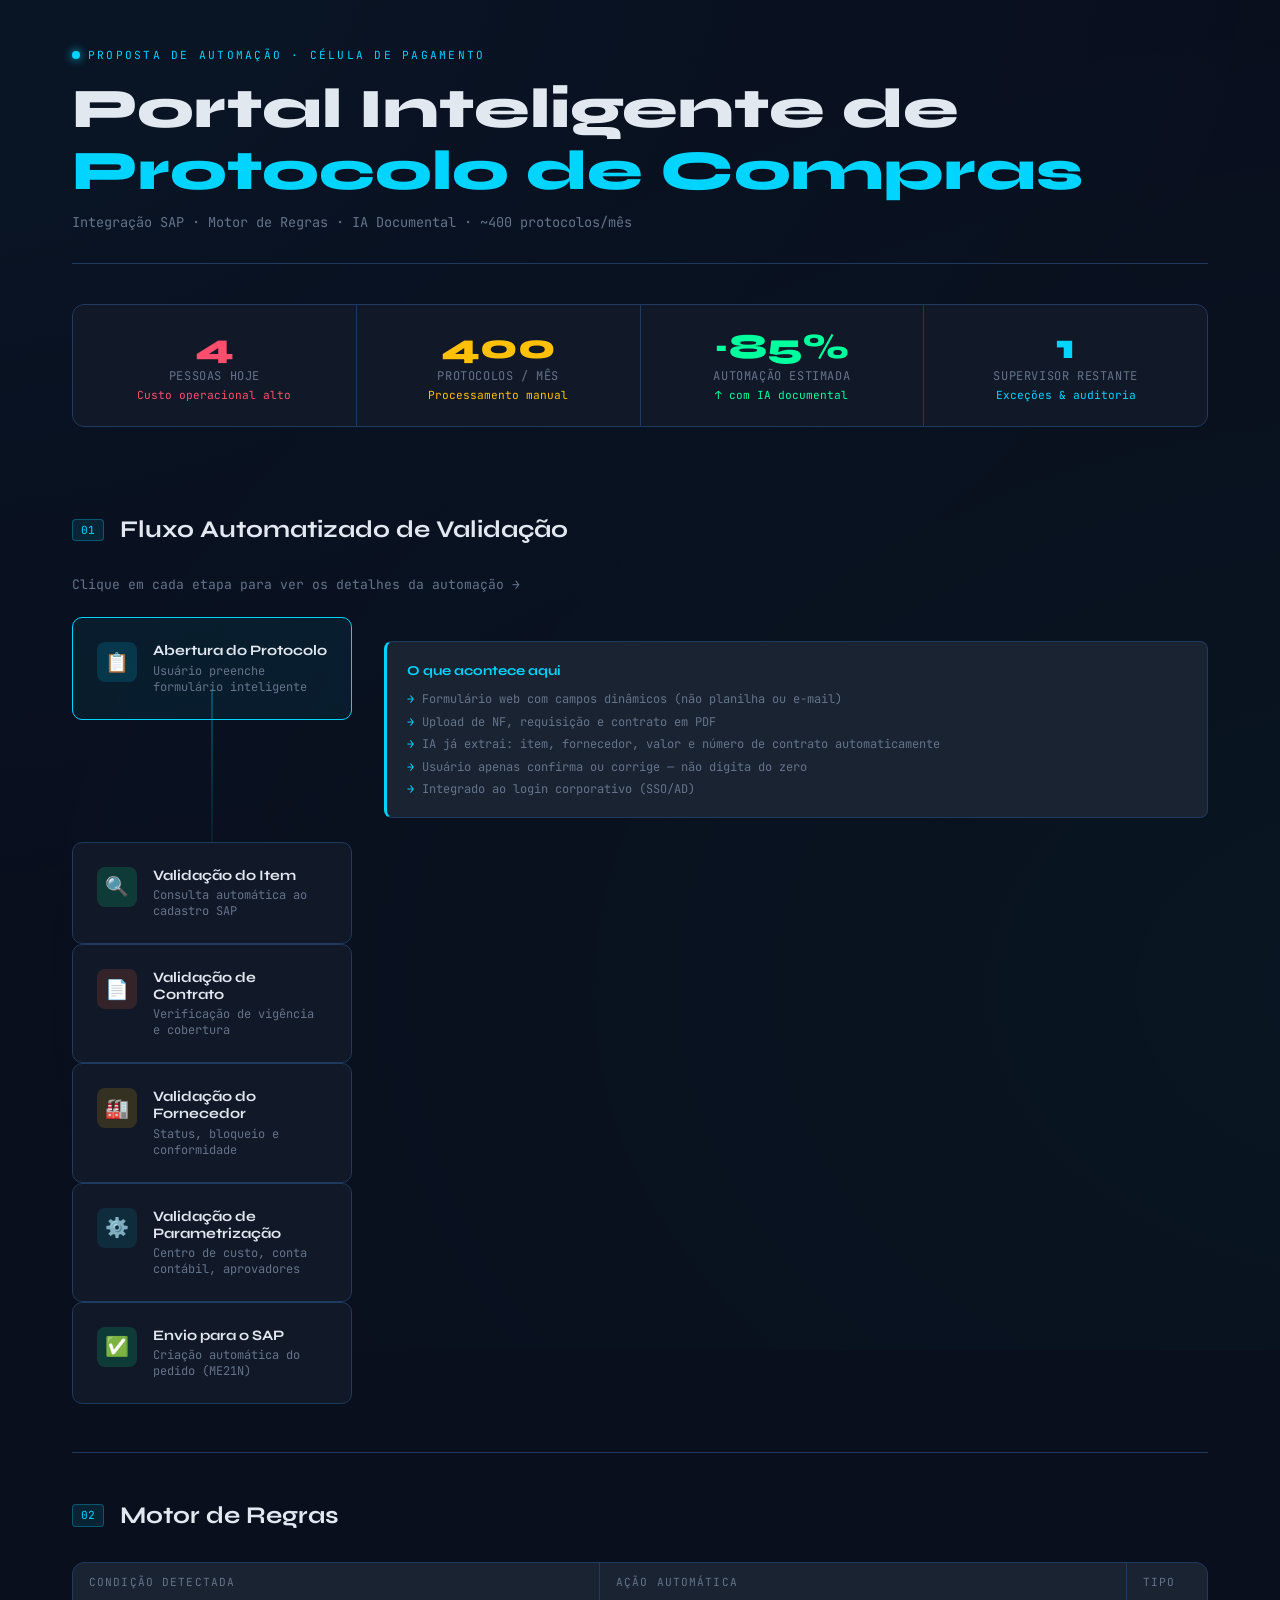
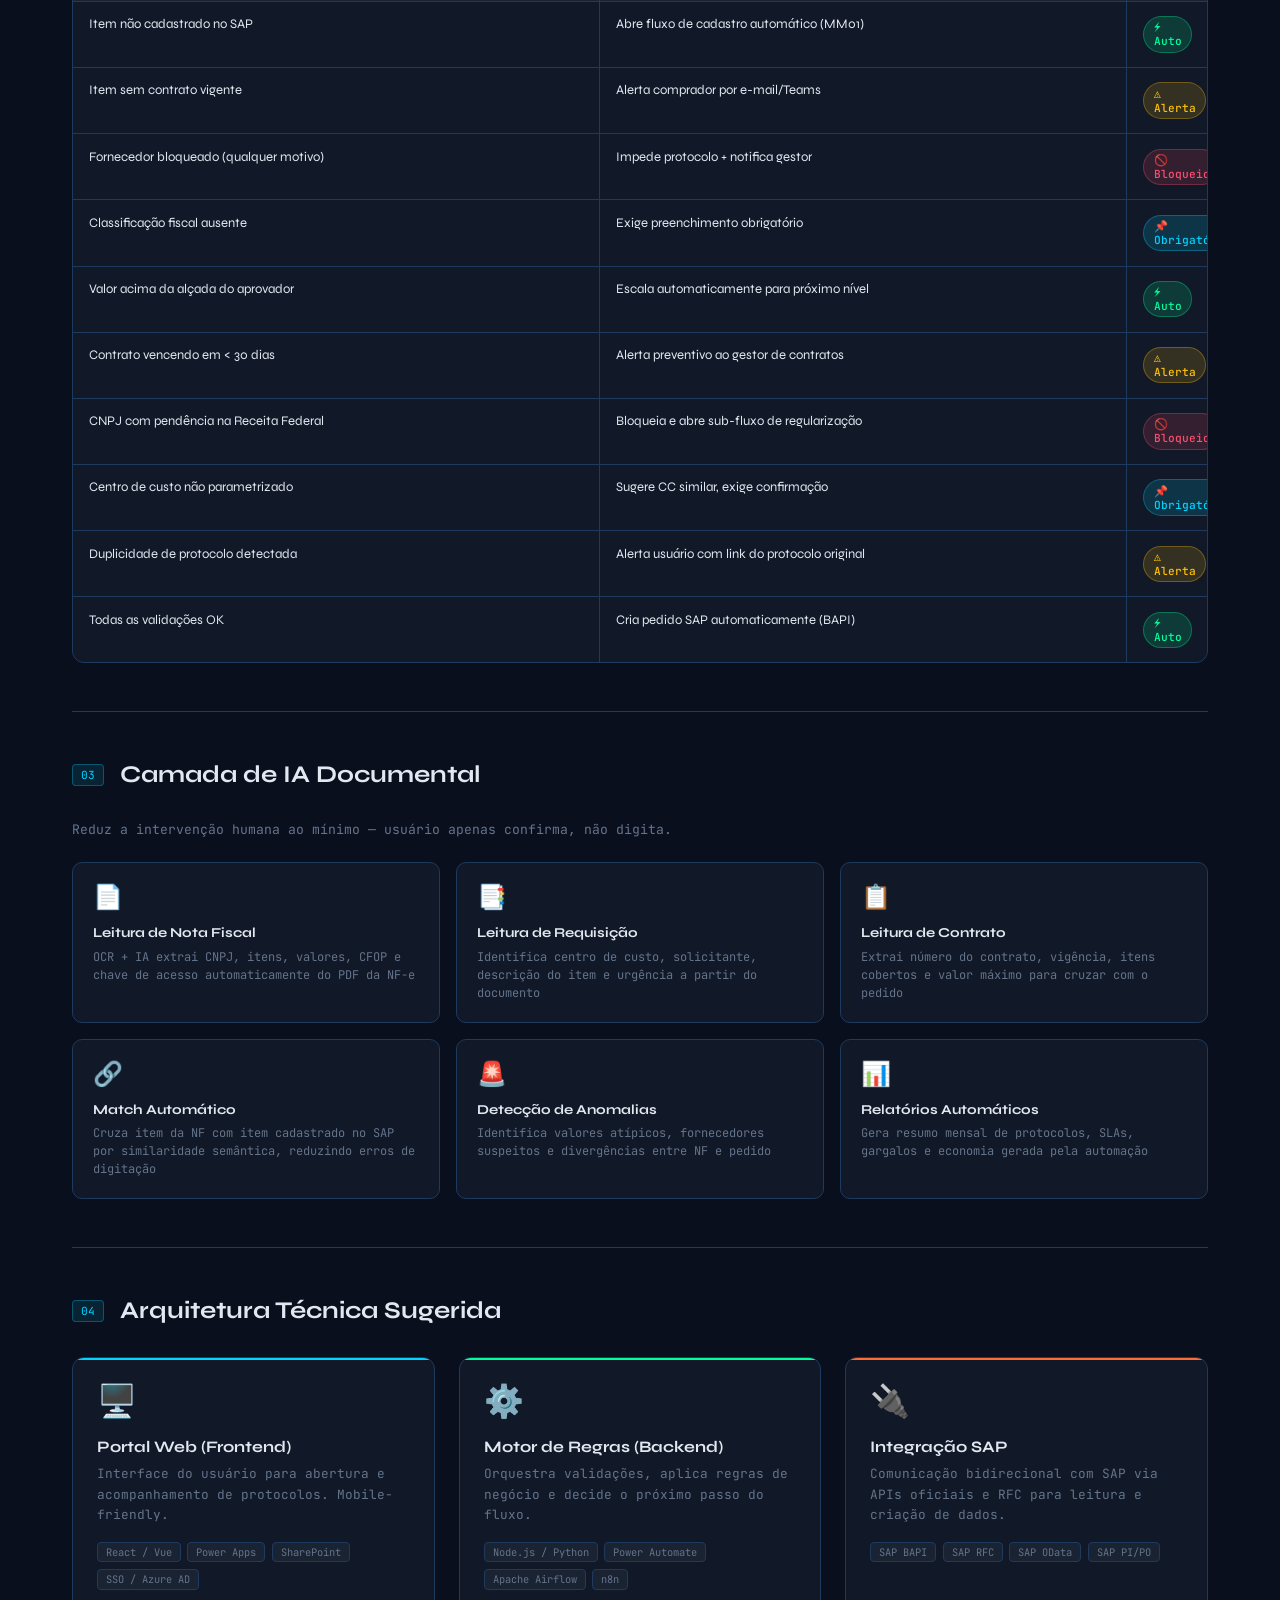
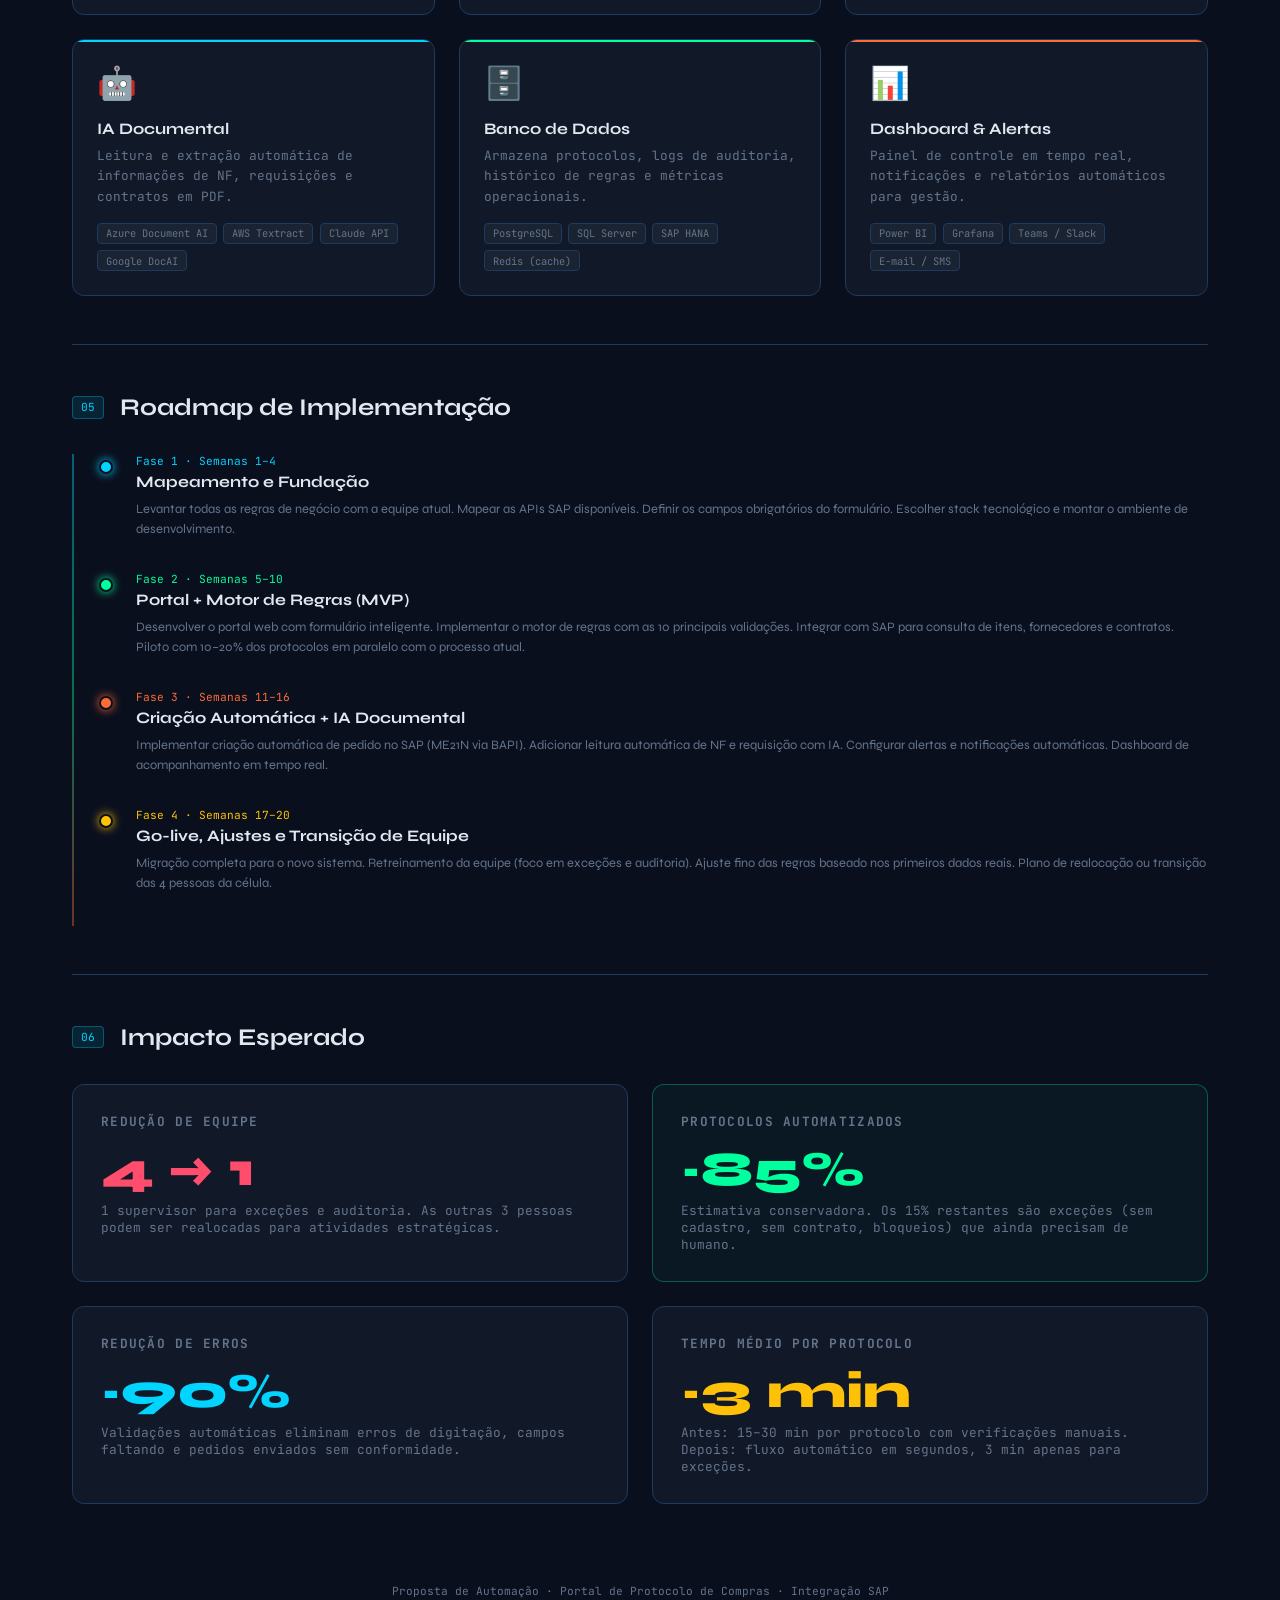
<file: proposta.html.html>
<!DOCTYPE html>
<html lang="pt-BR">
<head>
<meta charset="UTF-8">
<meta name="viewport" content="width=device-width, initial-scale=1.0">
<title>Automação · Portal de Protocolo de Compras</title>
<link href="https://fonts.googleapis.com/css2?family=Syne:wght@400;600;700;800&family=JetBrains+Mono:wght@300;400;500&display=swap" rel="stylesheet">
<style>
  :root {
    --bg: #0a0f1e;
    --surface: #111827;
    --surface2: #1a2332;
    --border: #1e3a5f;
    --accent: #00d4ff;
    --accent2: #00ff9d;
    --accent3: #ff6b35;
    --warn: #ffc107;
    --text: #e2e8f0;
    --muted: #64748b;
    --danger: #ff4d6d;
  }

  * { box-sizing: border-box; margin: 0; padding: 0; }

  body {
    background: var(--bg);
    color: var(--text);
    font-family: 'Syne', sans-serif;
    min-height: 100vh;
    overflow-x: hidden;
  }

  body::before {
    content: '';
    position: fixed;
    top: -50%;
    left: -50%;
    width: 200%;
    height: 200%;
    background: radial-gradient(ellipse at 20% 20%, rgba(0,212,255,0.04) 0%, transparent 50%),
                radial-gradient(ellipse at 80% 80%, rgba(0,255,157,0.03) 0%, transparent 50%);
    pointer-events: none;
    z-index: 0;
  }

  .container {
    max-width: 1200px;
    margin: 0 auto;
    padding: 0 2rem;
    position: relative;
    z-index: 1;
  }

  /* HEADER */
  header {
    padding: 3rem 0 2rem;
    border-bottom: 1px solid var(--border);
  }

  .header-tag {
    font-family: 'JetBrains Mono', monospace;
    font-size: 0.7rem;
    color: var(--accent);
    letter-spacing: 0.2em;
    text-transform: uppercase;
    margin-bottom: 1rem;
    display: flex;
    align-items: center;
    gap: 0.5rem;
  }

  .header-tag::before {
    content: '';
    display: inline-block;
    width: 8px;
    height: 8px;
    border-radius: 50%;
    background: var(--accent);
    box-shadow: 0 0 10px var(--accent);
    animation: pulse 2s infinite;
  }

  @keyframes pulse {
    0%, 100% { opacity: 1; }
    50% { opacity: 0.3; }
  }

  h1 {
    font-size: clamp(2rem, 5vw, 3.5rem);
    font-weight: 800;
    line-height: 1.1;
    margin-bottom: 0.75rem;
  }

  h1 span { color: var(--accent); }

  .header-sub {
    color: var(--muted);
    font-family: 'JetBrains Mono', monospace;
    font-size: 0.85rem;
  }

  /* METRICS ROW */
  .metrics {
    display: grid;
    grid-template-columns: repeat(4, 1fr);
    gap: 1px;
    background: var(--border);
    border: 1px solid var(--border);
    border-radius: 12px;
    overflow: hidden;
    margin: 2.5rem 0;
  }

  .metric {
    background: var(--surface);
    padding: 1.5rem;
    text-align: center;
    transition: background 0.2s;
  }

  .metric:hover { background: var(--surface2); }

  .metric-value {
    font-size: 2.2rem;
    font-weight: 800;
    line-height: 1;
    margin-bottom: 0.25rem;
  }

  .metric-label {
    font-size: 0.75rem;
    color: var(--muted);
    font-family: 'JetBrains Mono', monospace;
    text-transform: uppercase;
    letter-spacing: 0.05em;
  }

  .metric-delta {
    font-family: 'JetBrains Mono', monospace;
    font-size: 0.7rem;
    margin-top: 0.25rem;
  }

  /* SECTIONS */
  section { padding: 3rem 0; border-bottom: 1px solid var(--border); }
  section:last-child { border-bottom: none; }

  .section-title {
    display: flex;
    align-items: center;
    gap: 1rem;
    margin-bottom: 2rem;
  }

  .section-num {
    font-family: 'JetBrains Mono', monospace;
    font-size: 0.7rem;
    color: var(--accent);
    background: rgba(0,212,255,0.1);
    border: 1px solid rgba(0,212,255,0.3);
    padding: 0.2rem 0.5rem;
    border-radius: 4px;
  }

  h2 {
    font-size: 1.5rem;
    font-weight: 700;
  }

  /* FLOW DIAGRAM */
  .flow {
    display: flex;
    flex-direction: column;
    gap: 0;
    position: relative;
  }

  .flow-step {
    display: grid;
    grid-template-columns: 280px 1fr;
    gap: 2rem;
    align-items: start;
    position: relative;
    cursor: pointer;
  }

  .flow-step:not(:last-child)::after {
    content: '';
    position: absolute;
    left: 139px;
    top: 72px;
    width: 2px;
    height: calc(100% - 32px);
    background: linear-gradient(to bottom, var(--accent), transparent);
    opacity: 0.3;
  }

  .flow-left {
    display: flex;
    align-items: flex-start;
    gap: 1rem;
    padding: 1.5rem;
    background: var(--surface);
    border: 1px solid var(--border);
    border-radius: 10px;
    transition: all 0.25s;
    position: relative;
    z-index: 1;
  }

  .flow-step:hover .flow-left {
    border-color: var(--accent);
    background: var(--surface2);
    box-shadow: 0 0 20px rgba(0,212,255,0.08);
  }

  .flow-step.active .flow-left {
    border-color: var(--accent);
    background: rgba(0,212,255,0.06);
  }

  .step-icon {
    width: 40px;
    height: 40px;
    border-radius: 8px;
    display: flex;
    align-items: center;
    justify-content: center;
    font-size: 1.2rem;
    flex-shrink: 0;
  }

  .step-name {
    font-weight: 700;
    font-size: 0.9rem;
    margin-bottom: 0.2rem;
  }

  .step-desc {
    font-size: 0.75rem;
    color: var(--muted);
    font-family: 'JetBrains Mono', monospace;
  }

  .flow-right {
    padding: 1.5rem 0 1.5rem 0;
    display: none;
  }

  .flow-step.active .flow-right { display: block; }

  .flow-arrow {
    position: absolute;
    right: -2rem;
    top: 50%;
    transform: translateY(-50%);
    color: var(--accent);
    font-size: 1.2rem;
    display: none;
  }

  .flow-step.active .flow-arrow { display: block; }

  .detail-card {
    background: var(--surface2);
    border: 1px solid var(--border);
    border-left: 3px solid var(--accent);
    border-radius: 8px;
    padding: 1.25rem;
  }

  .detail-card h4 {
    font-size: 0.85rem;
    margin-bottom: 0.75rem;
    color: var(--accent);
  }

  .detail-card ul {
    list-style: none;
    display: flex;
    flex-direction: column;
    gap: 0.4rem;
  }

  .detail-card li {
    font-family: 'JetBrains Mono', monospace;
    font-size: 0.75rem;
    color: var(--muted);
    display: flex;
    gap: 0.5rem;
    align-items: flex-start;
  }

  .detail-card li::before { content: '→'; color: var(--accent); flex-shrink: 0; }

  /* RULES TABLE */
  .rules-grid {
    display: grid;
    gap: 1px;
    background: var(--border);
    border: 1px solid var(--border);
    border-radius: 12px;
    overflow: hidden;
  }

  .rules-header {
    display: grid;
    grid-template-columns: 1fr 1fr 80px;
    gap: 1px;
    background: var(--border);
  }

  .rules-header div {
    background: var(--surface2);
    padding: 0.75rem 1rem;
    font-family: 'JetBrains Mono', monospace;
    font-size: 0.7rem;
    text-transform: uppercase;
    letter-spacing: 0.1em;
    color: var(--muted);
  }

  .rule-row {
    display: grid;
    grid-template-columns: 1fr 1fr 80px;
    gap: 1px;
    background: var(--border);
    transition: all 0.2s;
  }

  .rule-row:hover { background: rgba(0,212,255,0.1); }

  .rule-cell {
    background: var(--surface);
    padding: 0.9rem 1rem;
    font-size: 0.82rem;
  }

  .rule-row:hover .rule-cell { background: transparent; }

  .badge {
    display: inline-flex;
    align-items: center;
    gap: 0.3rem;
    padding: 0.2rem 0.6rem;
    border-radius: 20px;
    font-family: 'JetBrains Mono', monospace;
    font-size: 0.7rem;
    font-weight: 500;
  }

  .badge.auto { background: rgba(0,255,157,0.15); color: var(--accent2); border: 1px solid rgba(0,255,157,0.3); }
  .badge.alert { background: rgba(255,193,7,0.15); color: var(--warn); border: 1px solid rgba(255,193,7,0.3); }
  .badge.block { background: rgba(255,77,109,0.15); color: var(--danger); border: 1px solid rgba(255,77,109,0.3); }
  .badge.require { background: rgba(0,212,255,0.15); color: var(--accent); border: 1px solid rgba(0,212,255,0.3); }

  /* ARCHITECTURE */
  .arch-grid {
    display: grid;
    grid-template-columns: repeat(3, 1fr);
    gap: 1.5rem;
  }

  .arch-card {
    background: var(--surface);
    border: 1px solid var(--border);
    border-radius: 12px;
    padding: 1.5rem;
    transition: all 0.25s;
    position: relative;
    overflow: hidden;
  }

  .arch-card::before {
    content: '';
    position: absolute;
    top: 0;
    left: 0;
    right: 0;
    height: 2px;
  }

  .arch-card.c1::before { background: var(--accent); }
  .arch-card.c2::before { background: var(--accent2); }
  .arch-card.c3::before { background: var(--accent3); }

  .arch-card:hover {
    border-color: var(--accent);
    transform: translateY(-3px);
    box-shadow: 0 8px 30px rgba(0,0,0,0.3);
  }

  .arch-icon {
    font-size: 2rem;
    margin-bottom: 1rem;
  }

  .arch-title {
    font-weight: 700;
    font-size: 1rem;
    margin-bottom: 0.5rem;
  }

  .arch-desc {
    font-size: 0.8rem;
    color: var(--muted);
    line-height: 1.6;
    font-family: 'JetBrains Mono', monospace;
    margin-bottom: 1rem;
  }

  .tech-tags {
    display: flex;
    flex-wrap: wrap;
    gap: 0.4rem;
  }

  .tech-tag {
    font-family: 'JetBrains Mono', monospace;
    font-size: 0.65rem;
    padding: 0.15rem 0.5rem;
    background: var(--surface2);
    border: 1px solid var(--border);
    border-radius: 4px;
    color: var(--muted);
  }

  /* TIMELINE */
  .timeline {
    position: relative;
    padding-left: 2rem;
  }

  .timeline::before {
    content: '';
    position: absolute;
    left: 0;
    top: 0;
    bottom: 0;
    width: 2px;
    background: linear-gradient(to bottom, var(--accent), var(--accent2), var(--accent3));
    opacity: 0.4;
  }

  .timeline-item {
    position: relative;
    padding: 0 0 2rem 2rem;
  }

  .timeline-item::before {
    content: '';
    position: absolute;
    left: -5px;
    top: 6px;
    width: 10px;
    height: 10px;
    border-radius: 50%;
    background: var(--accent);
    border: 2px solid var(--bg);
    box-shadow: 0 0 10px var(--accent);
  }

  .timeline-item:nth-child(2)::before { background: var(--accent2); box-shadow: 0 0 10px var(--accent2); }
  .timeline-item:nth-child(3)::before { background: var(--accent3); box-shadow: 0 0 10px var(--accent3); }
  .timeline-item:nth-child(4)::before { background: var(--warn); box-shadow: 0 0 10px var(--warn); }

  .timeline-phase {
    font-family: 'JetBrains Mono', monospace;
    font-size: 0.7rem;
    color: var(--accent);
    margin-bottom: 0.25rem;
  }

  .timeline-item:nth-child(2) .timeline-phase { color: var(--accent2); }
  .timeline-item:nth-child(3) .timeline-phase { color: var(--accent3); }
  .timeline-item:nth-child(4) .timeline-phase { color: var(--warn); }

  .timeline-title {
    font-weight: 700;
    font-size: 1rem;
    margin-bottom: 0.5rem;
  }

  .timeline-desc {
    font-size: 0.8rem;
    color: var(--muted);
    line-height: 1.6;
  }

  /* ROI */
  .roi-grid {
    display: grid;
    grid-template-columns: 1fr 1fr;
    gap: 1.5rem;
  }

  .roi-card {
    background: var(--surface);
    border: 1px solid var(--border);
    border-radius: 12px;
    padding: 1.75rem;
  }

  .roi-card.highlight {
    background: rgba(0,255,157,0.04);
    border-color: rgba(0,255,157,0.3);
  }

  .roi-card h3 {
    font-size: 0.8rem;
    font-family: 'JetBrains Mono', monospace;
    text-transform: uppercase;
    letter-spacing: 0.1em;
    color: var(--muted);
    margin-bottom: 1rem;
  }

  .roi-number {
    font-size: 3rem;
    font-weight: 800;
    line-height: 1;
    margin-bottom: 0.5rem;
  }

  .roi-note {
    font-size: 0.8rem;
    color: var(--muted);
    font-family: 'JetBrains Mono', monospace;
  }

  /* TABS for flow detail */
  .tabs { display: flex; gap: 0.5rem; margin-bottom: 1.5rem; flex-wrap: wrap; }

  .tab {
    padding: 0.4rem 1rem;
    border: 1px solid var(--border);
    border-radius: 6px;
    background: transparent;
    color: var(--muted);
    cursor: pointer;
    font-family: 'JetBrains Mono', monospace;
    font-size: 0.75rem;
    transition: all 0.2s;
  }

  .tab:hover { border-color: var(--accent); color: var(--text); }
  .tab.active { background: rgba(0,212,255,0.1); border-color: var(--accent); color: var(--accent); }

  /* AI SECTION */
  .ai-features {
    display: grid;
    grid-template-columns: repeat(3, 1fr);
    gap: 1rem;
    margin-top: 1.5rem;
  }

  .ai-feat {
    background: var(--surface);
    border: 1px solid var(--border);
    border-radius: 10px;
    padding: 1.25rem;
    transition: all 0.2s;
  }

  .ai-feat:hover {
    border-color: rgba(0,212,255,0.4);
    background: var(--surface2);
  }

  .ai-feat-icon { font-size: 1.5rem; margin-bottom: 0.75rem; }
  .ai-feat-title { font-weight: 700; font-size: 0.85rem; margin-bottom: 0.4rem; }
  .ai-feat-desc { font-size: 0.75rem; color: var(--muted); font-family: 'JetBrains Mono', monospace; line-height: 1.5; }

  /* Footer */
  footer {
    padding: 2rem 0;
    text-align: center;
    font-family: 'JetBrains Mono', monospace;
    font-size: 0.7rem;
    color: var(--muted);
  }

  @media (max-width: 768px) {
    .metrics { grid-template-columns: repeat(2, 1fr); }
    .flow-step { grid-template-columns: 1fr; }
    .flow-step::after { display: none; }
    .arch-grid { grid-template-columns: 1fr; }
    .ai-features { grid-template-columns: 1fr; }
    .roi-grid { grid-template-columns: 1fr; }
    .rules-header, .rule-row { grid-template-columns: 1fr 1fr; }
    .rules-header div:last-child, .rule-cell:last-child { display: none; }
  }
</style>
</head>
<body>

<div class="container">

  <!-- HEADER -->
  <header>
    <div class="header-tag">Proposta de Automação · Célula de Pagamento</div>
    <h1>Portal Inteligente de<br><span>Protocolo de Compras</span></h1>
    <p class="header-sub">Integração SAP · Motor de Regras · IA Documental · ~400 protocolos/mês</p>
  </header>

  <!-- METRICS -->
  <div class="metrics">
    <div class="metric">
      <div class="metric-value" style="color:#ff4d6d">4</div>
      <div class="metric-label">Pessoas hoje</div>
      <div class="metric-delta" style="color:#ff4d6d">Custo operacional alto</div>
    </div>
    <div class="metric">
      <div class="metric-value" style="color:#ffc107">400</div>
      <div class="metric-label">Protocolos / mês</div>
      <div class="metric-delta" style="color:#ffc107">Processamento manual</div>
    </div>
    <div class="metric">
      <div class="metric-value" style="color:#00ff9d">~85%</div>
      <div class="metric-label">Automação estimada</div>
      <div class="metric-delta" style="color:#00ff9d">↑ com IA documental</div>
    </div>
    <div class="metric">
      <div class="metric-value" style="color:#00d4ff">1</div>
      <div class="metric-label">Supervisor restante</div>
      <div class="metric-delta" style="color:#00d4ff">Exceções & auditoria</div>
    </div>
  </div>

  <!-- FLUXO -->
  <section>
    <div class="section-title">
      <span class="section-num">01</span>
      <h2>Fluxo Automatizado de Validação</h2>
    </div>
    <p style="font-size:0.82rem; color:var(--muted); font-family:'JetBrains Mono',monospace; margin-bottom:1.5rem;">
      Clique em cada etapa para ver os detalhes da automação →
    </p>

    <div class="flow" id="flow">

      <div class="flow-step" onclick="toggleStep(0)">
        <div class="flow-left">
          <div class="step-icon" style="background:rgba(0,212,255,0.15)">📋</div>
          <div>
            <div class="step-name">Abertura do Protocolo</div>
            <div class="step-desc">Usuário preenche formulário inteligente</div>
          </div>
        </div>
        <div class="flow-right">
          <div class="detail-card">
            <h4>O que acontece aqui</h4>
            <ul>
              <li>Formulário web com campos dinâmicos (não planilha ou e-mail)</li>
              <li>Upload de NF, requisição e contrato em PDF</li>
              <li>IA já extrai: item, fornecedor, valor e número de contrato automaticamente</li>
              <li>Usuário apenas confirma ou corrige — não digita do zero</li>
              <li>Integrado ao login corporativo (SSO/AD)</li>
            </ul>
          </div>
        </div>
      </div>

      <div class="flow-step" onclick="toggleStep(1)">
        <div class="flow-left">
          <div class="step-icon" style="background:rgba(0,255,157,0.15)">🔍</div>
          <div>
            <div class="step-name">Validação do Item</div>
            <div class="step-desc">Consulta automática ao cadastro SAP</div>
          </div>
        </div>
        <div class="flow-right">
          <div class="detail-card">
            <h4>Lógica de decisão</h4>
            <ul>
              <li>API SAP verifica se o item/material está cadastrado (MARA/MARC)</li>
              <li>Item cadastrado → segue para próxima etapa</li>
              <li>Item não cadastrado → abre fluxo de cadastro automaticamente (MM01)</li>
              <li>Notifica comprador responsável por e-mail/Teams</li>
              <li>Protocolo fica em "aguardando cadastro" até resolução</li>
            </ul>
          </div>
        </div>
      </div>

      <div class="flow-step" onclick="toggleStep(2)">
        <div class="flow-left">
          <div class="step-icon" style="background:rgba(255,107,53,0.15)">📄</div>
          <div>
            <div class="step-name">Validação de Contrato</div>
            <div class="step-desc">Verificação de vigência e cobertura</div>
          </div>
        </div>
        <div class="flow-right">
          <div class="detail-card">
            <h4>Lógica de decisão</h4>
            <ul>
              <li>Consulta contratos ativos no SAP (ME33K / tabela EKKO)</li>
              <li>Verifica validade, valor disponível e cobertura do item</li>
              <li>Contrato OK → segue</li>
              <li>Sem contrato → alerta comprador para negociação ou emergencial</li>
              <li>Contrato vencendo em 30 dias → alerta preventivo ao gestor</li>
            </ul>
          </div>
        </div>
      </div>

      <div class="flow-step" onclick="toggleStep(3)">
        <div class="flow-left">
          <div class="step-icon" style="background:rgba(255,193,7,0.15)">🏭</div>
          <div>
            <div class="step-name">Validação do Fornecedor</div>
            <div class="step-desc">Status, bloqueio e conformidade</div>
          </div>
        </div>
        <div class="flow-right">
          <div class="detail-card">
            <h4>Lógica de decisão</h4>
            <ul>
              <li>Consulta cadastro de fornecedor no SAP (LFA1/LFB1)</li>
              <li>Verifica bloqueios de pagamento, compra ou qualidade</li>
              <li>Pode integrar com CNPJ Receita Federal e listas de restrição</li>
              <li>Fornecedor bloqueado → protocolo impedido automaticamente, notificação ao gestor</li>
              <li>Fornecedor com pendências → abre sub-fluxo de regularização</li>
            </ul>
          </div>
        </div>
      </div>

      <div class="flow-step" onclick="toggleStep(4)">
        <div class="flow-left">
          <div class="step-icon" style="background:rgba(0,212,255,0.1)">⚙️</div>
          <div>
            <div class="step-name">Validação de Parametrização</div>
            <div class="step-desc">Centro de custo, conta contábil, aprovadores</div>
          </div>
        </div>
        <div class="flow-right">
          <div class="detail-card">
            <h4>Lógica de decisão</h4>
            <ul>
              <li>Verifica se centro de custo e conta contábil estão parametrizados</li>
              <li>Valida aprovadores por valor e categoria (matriz de alçadas)</li>
              <li>Parâmetro faltando → sistema exige preenchimento com sugestão automática</li>
              <li>Conflito de classificação fiscal → exige revisão antes de prosseguir</li>
              <li>Tudo OK → dispara aprovação eletrônica automática</li>
            </ul>
          </div>
        </div>
      </div>

      <div class="flow-step" onclick="toggleStep(5)">
        <div class="flow-left">
          <div class="step-icon" style="background:rgba(0,255,157,0.15)">✅</div>
          <div>
            <div class="step-name">Envio para o SAP</div>
            <div class="step-desc">Criação automática do pedido (ME21N)</div>
          </div>
        </div>
        <div class="flow-right">
          <div class="detail-card">
            <h4>O que acontece aqui</h4>
            <ul>
              <li>Todas as validações OK → sistema cria o pedido via SAP BAPI/RFC</li>
              <li>Número do pedido retorna para o portal e é enviado ao solicitante</li>
              <li>Documentos (NF, requisição) são anexados automaticamente no SAP DMS</li>
              <li>Protocolo é encerrado e arquivado com log completo de auditoria</li>
              <li>Dashboard atualizado em tempo real</li>
            </ul>
          </div>
        </div>
      </div>

    </div>
  </section>

  <!-- MOTOR DE REGRAS -->
  <section>
    <div class="section-title">
      <span class="section-num">02</span>
      <h2>Motor de Regras</h2>
    </div>

    <div class="rules-grid">
      <div class="rules-header">
        <div>Condição detectada</div>
        <div>Ação automática</div>
        <div>Tipo</div>
      </div>

      <div class="rule-row">
        <div class="rule-cell">Item não cadastrado no SAP</div>
        <div class="rule-cell">Abre fluxo de cadastro automático (MM01)</div>
        <div class="rule-cell"><span class="badge auto">⚡ Auto</span></div>
      </div>
      <div class="rule-row">
        <div class="rule-cell">Item sem contrato vigente</div>
        <div class="rule-cell">Alerta comprador por e-mail/Teams</div>
        <div class="rule-cell"><span class="badge alert">⚠ Alerta</span></div>
      </div>
      <div class="rule-row">
        <div class="rule-cell">Fornecedor bloqueado (qualquer motivo)</div>
        <div class="rule-cell">Impede protocolo + notifica gestor</div>
        <div class="rule-cell"><span class="badge block">🚫 Bloqueio</span></div>
      </div>
      <div class="rule-row">
        <div class="rule-cell">Classificação fiscal ausente</div>
        <div class="rule-cell">Exige preenchimento obrigatório</div>
        <div class="rule-cell"><span class="badge require">📌 Obrigatório</span></div>
      </div>
      <div class="rule-row">
        <div class="rule-cell">Valor acima da alçada do aprovador</div>
        <div class="rule-cell">Escala automaticamente para próximo nível</div>
        <div class="rule-cell"><span class="badge auto">⚡ Auto</span></div>
      </div>
      <div class="rule-row">
        <div class="rule-cell">Contrato vencendo em &lt; 30 dias</div>
        <div class="rule-cell">Alerta preventivo ao gestor de contratos</div>
        <div class="rule-cell"><span class="badge alert">⚠ Alerta</span></div>
      </div>
      <div class="rule-row">
        <div class="rule-cell">CNPJ com pendência na Receita Federal</div>
        <div class="rule-cell">Bloqueia e abre sub-fluxo de regularização</div>
        <div class="rule-cell"><span class="badge block">🚫 Bloqueio</span></div>
      </div>
      <div class="rule-row">
        <div class="rule-cell">Centro de custo não parametrizado</div>
        <div class="rule-cell">Sugere CC similar, exige confirmação</div>
        <div class="rule-cell"><span class="badge require">📌 Obrigatório</span></div>
      </div>
      <div class="rule-row">
        <div class="rule-cell">Duplicidade de protocolo detectada</div>
        <div class="rule-cell">Alerta usuário com link do protocolo original</div>
        <div class="rule-cell"><span class="badge alert">⚠ Alerta</span></div>
      </div>
      <div class="rule-row">
        <div class="rule-cell">Todas as validações OK</div>
        <div class="rule-cell">Cria pedido SAP automaticamente (BAPI)</div>
        <div class="rule-cell"><span class="badge auto">⚡ Auto</span></div>
      </div>
    </div>
  </section>

  <!-- IA -->
  <section>
    <div class="section-title">
      <span class="section-num">03</span>
      <h2>Camada de IA Documental</h2>
    </div>
    <p style="font-size:0.82rem; color:var(--muted); font-family:'JetBrains Mono',monospace; margin-bottom:0.5rem;">
      Reduz a intervenção humana ao mínimo — usuário apenas confirma, não digita.
    </p>

    <div class="ai-features">
      <div class="ai-feat">
        <div class="ai-feat-icon">📄</div>
        <div class="ai-feat-title">Leitura de Nota Fiscal</div>
        <div class="ai-feat-desc">OCR + IA extrai CNPJ, itens, valores, CFOP e chave de acesso automaticamente do PDF da NF-e</div>
      </div>
      <div class="ai-feat">
        <div class="ai-feat-icon">📑</div>
        <div class="ai-feat-title">Leitura de Requisição</div>
        <div class="ai-feat-desc">Identifica centro de custo, solicitante, descrição do item e urgência a partir do documento</div>
      </div>
      <div class="ai-feat">
        <div class="ai-feat-icon">📋</div>
        <div class="ai-feat-title">Leitura de Contrato</div>
        <div class="ai-feat-desc">Extrai número do contrato, vigência, itens cobertos e valor máximo para cruzar com o pedido</div>
      </div>
      <div class="ai-feat">
        <div class="ai-feat-icon">🔗</div>
        <div class="ai-feat-title">Match Automático</div>
        <div class="ai-feat-desc">Cruza item da NF com item cadastrado no SAP por similaridade semântica, reduzindo erros de digitação</div>
      </div>
      <div class="ai-feat">
        <div class="ai-feat-icon">🚨</div>
        <div class="ai-feat-title">Detecção de Anomalias</div>
        <div class="ai-feat-desc">Identifica valores atípicos, fornecedores suspeitos e divergências entre NF e pedido</div>
      </div>
      <div class="ai-feat">
        <div class="ai-feat-icon">📊</div>
        <div class="ai-feat-title">Relatórios Automáticos</div>
        <div class="ai-feat-desc">Gera resumo mensal de protocolos, SLAs, gargalos e economia gerada pela automação</div>
      </div>
    </div>
  </section>

  <!-- ARQUITETURA TÉCNICA -->
  <section>
    <div class="section-title">
      <span class="section-num">04</span>
      <h2>Arquitetura Técnica Sugerida</h2>
    </div>

    <div class="arch-grid">
      <div class="arch-card c1">
        <div class="arch-icon">🖥️</div>
        <div class="arch-title">Portal Web (Frontend)</div>
        <div class="arch-desc">Interface do usuário para abertura e acompanhamento de protocolos. Mobile-friendly.</div>
        <div class="tech-tags">
          <span class="tech-tag">React / Vue</span>
          <span class="tech-tag">Power Apps</span>
          <span class="tech-tag">SharePoint</span>
          <span class="tech-tag">SSO / Azure AD</span>
        </div>
      </div>
      <div class="arch-card c2">
        <div class="arch-icon">⚙️</div>
        <div class="arch-title">Motor de Regras (Backend)</div>
        <div class="arch-desc">Orquestra validações, aplica regras de negócio e decide o próximo passo do fluxo.</div>
        <div class="tech-tags">
          <span class="tech-tag">Node.js / Python</span>
          <span class="tech-tag">Power Automate</span>
          <span class="tech-tag">Apache Airflow</span>
          <span class="tech-tag">n8n</span>
        </div>
      </div>
      <div class="arch-card c3">
        <div class="arch-icon">🔌</div>
        <div class="arch-title">Integração SAP</div>
        <div class="arch-desc">Comunicação bidirecional com SAP via APIs oficiais e RFC para leitura e criação de dados.</div>
        <div class="tech-tags">
          <span class="tech-tag">SAP BAPI</span>
          <span class="tech-tag">SAP RFC</span>
          <span class="tech-tag">SAP OData</span>
          <span class="tech-tag">SAP PI/PO</span>
        </div>
      </div>
      <div class="arch-card c1">
        <div class="arch-icon">🤖</div>
        <div class="arch-title">IA Documental</div>
        <div class="arch-desc">Leitura e extração automática de informações de NF, requisições e contratos em PDF.</div>
        <div class="tech-tags">
          <span class="tech-tag">Azure Document AI</span>
          <span class="tech-tag">AWS Textract</span>
          <span class="tech-tag">Claude API</span>
          <span class="tech-tag">Google DocAI</span>
        </div>
      </div>
      <div class="arch-card c2">
        <div class="arch-icon">🗄️</div>
        <div class="arch-title">Banco de Dados</div>
        <div class="arch-desc">Armazena protocolos, logs de auditoria, histórico de regras e métricas operacionais.</div>
        <div class="tech-tags">
          <span class="tech-tag">PostgreSQL</span>
          <span class="tech-tag">SQL Server</span>
          <span class="tech-tag">SAP HANA</span>
          <span class="tech-tag">Redis (cache)</span>
        </div>
      </div>
      <div class="arch-card c3">
        <div class="arch-icon">📊</div>
        <div class="arch-title">Dashboard & Alertas</div>
        <div class="arch-desc">Painel de controle em tempo real, notificações e relatórios automáticos para gestão.</div>
        <div class="tech-tags">
          <span class="tech-tag">Power BI</span>
          <span class="tech-tag">Grafana</span>
          <span class="tech-tag">Teams / Slack</span>
          <span class="tech-tag">E-mail / SMS</span>
        </div>
      </div>
    </div>
  </section>

  <!-- ROADMAP -->
  <section>
    <div class="section-title">
      <span class="section-num">05</span>
      <h2>Roadmap de Implementação</h2>
    </div>

    <div class="timeline">
      <div class="timeline-item">
        <div class="timeline-phase">Fase 1 · Semanas 1–4</div>
        <div class="timeline-title">Mapeamento e Fundação</div>
        <div class="timeline-desc">Levantar todas as regras de negócio com a equipe atual. Mapear as APIs SAP disponíveis. Definir os campos obrigatórios do formulário. Escolher stack tecnológico e montar o ambiente de desenvolvimento.</div>
      </div>
      <div class="timeline-item">
        <div class="timeline-phase">Fase 2 · Semanas 5–10</div>
        <div class="timeline-title">Portal + Motor de Regras (MVP)</div>
        <div class="timeline-desc">Desenvolver o portal web com formulário inteligente. Implementar o motor de regras com as 10 principais validações. Integrar com SAP para consulta de itens, fornecedores e contratos. Piloto com 10–20% dos protocolos em paralelo com o processo atual.</div>
      </div>
      <div class="timeline-item">
        <div class="timeline-phase">Fase 3 · Semanas 11–16</div>
        <div class="timeline-title">Criação Automática + IA Documental</div>
        <div class="timeline-desc">Implementar criação automática de pedido no SAP (ME21N via BAPI). Adicionar leitura automática de NF e requisição com IA. Configurar alertas e notificações automáticas. Dashboard de acompanhamento em tempo real.</div>
      </div>
      <div class="timeline-item">
        <div class="timeline-phase">Fase 4 · Semanas 17–20</div>
        <div class="timeline-title">Go-live, Ajustes e Transição de Equipe</div>
        <div class="timeline-desc">Migração completa para o novo sistema. Retreinamento da equipe (foco em exceções e auditoria). Ajuste fino das regras baseado nos primeiros dados reais. Plano de realocação ou transição das 4 pessoas da célula.</div>
      </div>
    </div>
  </section>

  <!-- ROI -->
  <section>
    <div class="section-title">
      <span class="section-num">06</span>
      <h2>Impacto Esperado</h2>
    </div>

    <div class="roi-grid">
      <div class="roi-card">
        <h3>Redução de equipe</h3>
        <div class="roi-number" style="color:var(--danger)">4 → 1</div>
        <div class="roi-note">1 supervisor para exceções e auditoria. As outras 3 pessoas podem ser realocadas para atividades estratégicas.</div>
      </div>
      <div class="roi-card highlight">
        <h3>Protocolos automatizados</h3>
        <div class="roi-number" style="color:var(--accent2)">~85%</div>
        <div class="roi-note">Estimativa conservadora. Os 15% restantes são exceções (sem cadastro, sem contrato, bloqueios) que ainda precisam de humano.</div>
      </div>
      <div class="roi-card">
        <h3>Redução de erros</h3>
        <div class="roi-number" style="color:var(--accent)">~90%</div>
        <div class="roi-note">Validações automáticas eliminam erros de digitação, campos faltando e pedidos enviados sem conformidade.</div>
      </div>
      <div class="roi-card">
        <h3>Tempo médio por protocolo</h3>
        <div class="roi-number" style="color:var(--warn)">~3 min</div>
        <div class="roi-note">Antes: 15–30 min por protocolo com verificações manuais. Depois: fluxo automático em segundos, 3 min apenas para exceções.</div>
      </div>
    </div>
  </section>

</div>

<footer>
  <div class="container">
    Proposta de Automação · Portal de Protocolo de Compras · Integração SAP
  </div>
</footer>

<script>
  const steps = document.querySelectorAll('.flow-step');

  function toggleStep(index) {
    steps.forEach((s, i) => {
      if (i === index) {
        s.classList.toggle('active');
      } else {
        s.classList.remove('active');
      }
    });
  }

  // Auto-open first step
  steps[0].classList.add('active');

  // Animate metrics on load
  const metricValues = document.querySelectorAll('.metric-value');
  metricValues.forEach(m => {
    m.style.opacity = '0';
    m.style.transform = 'translateY(10px)';
    m.style.transition = 'all 0.5s ease';
  });

  setTimeout(() => {
    metricValues.forEach((m, i) => {
      setTimeout(() => {
        m.style.opacity = '1';
        m.style.transform = 'translateY(0)';
      }, i * 100);
    });
  }, 200);
</script>

</body>
</html>
</file>
<file: css/style.css>
@import url('https://fonts.googleapis.com/css2?family=Syne:wght@400;600;700;800&family=JetBrains+Mono:wght@300;400;500&display=swap');

:root {
  --bg: #070d1a;
  --sidebar-bg: #0c1424;
  --surface: #111e30;
  --surface2: #162336;
  --border: #1e3350;
  --accent: #3b82f6;
  --accent-glow: rgba(59,130,246,0.15);
  --green: #10b981;
  --yellow: #f59e0b;
  --red: #ef4444;
  --text: #e2e8f0;
  --muted: #64748b;
  --sidebar-w: 220px;
}

* { box-sizing: border-box; margin: 0; padding: 0; }
html, body { height: 100%; }

body {
  font-family: 'Syne', sans-serif;
  background: var(--bg);
  color: var(--text);
  font-size: 14px;
}

/* APP LAYOUT */
.app {
  display: flex;
  height: 100vh;
  overflow: hidden;
}

/* SIDEBAR */
.sidebar {
  width: var(--sidebar-w);
  background: var(--sidebar-bg);
  border-right: 1px solid var(--border);
  display: flex;
  flex-direction: column;
  flex-shrink: 0;
}

.sidebar-brand {
  padding: 1.5rem 1.25rem 1rem;
  display: flex;
  align-items: center;
  gap: 0.6rem;
  border-bottom: 1px solid var(--border);
}

.brand-icon {
  font-size: 1.4rem;
  color: var(--accent);
  line-height: 1;
}

.brand-name {
  font-weight: 800;
  font-size: 1rem;
  letter-spacing: -0.02em;
}

.sidebar-nav {
  padding: 1rem 0.75rem;
  flex: 1;
  display: flex;
  flex-direction: column;
  gap: 0.2rem;
}

.nav-item {
  display: flex;
  align-items: center;
  gap: 0.6rem;
  padding: 0.6rem 0.75rem;
  border-radius: 8px;
  color: var(--muted);
  text-decoration: none;
  font-size: 0.85rem;
  font-weight: 600;
  transition: all 0.18s;
  cursor: pointer;
}

.nav-item:hover {
  color: var(--text);
  background: var(--surface);
}

.nav-item.active {
  color: var(--accent);
  background: var(--accent-glow);
}

.nav-icon {
  font-size: 1rem;
  width: 18px;
  text-align: center;
}

.sidebar-footer {
  padding: 1rem 1.25rem;
  border-top: 1px solid var(--border);
  display: flex;
  align-items: center;
  gap: 0.5rem;
  font-family: 'JetBrains Mono', monospace;
  font-size: 0.68rem;
  color: var(--muted);
}

.status-dot {
  width: 7px;
  height: 7px;
  border-radius: 50%;
  background: var(--green);
  box-shadow: 0 0 6px var(--green);
  animation: blink 2s infinite;
  flex-shrink: 0;
}

@keyframes blink {
  0%,100% { opacity:1; } 50% { opacity:0.3; }
}

/* MAIN */
.main {
  flex: 1;
  display: flex;
  flex-direction: column;
  overflow: hidden;
}

/* TOPBAR */
.topbar {
  height: 56px;
  border-bottom: 1px solid var(--border);
  display: flex;
  align-items: center;
  justify-content: space-between;
  padding: 0 1.75rem;
  background: var(--sidebar-bg);
  flex-shrink: 0;
}

.topbar-title {
  font-weight: 700;
  font-size: 1rem;
}

.topbar-actions {
  display: flex;
  align-items: center;
  gap: 1rem;
}

.btn-refresh {
  background: none;
  border: 1px solid var(--border);
  color: var(--muted);
  padding: 0.3rem 0.6rem;
  border-radius: 6px;
  cursor: pointer;
  font-size: 1rem;
  transition: all 0.2s;
}

.btn-refresh:hover { color: var(--accent); border-color: var(--accent); }

.topbar-date {
  font-family: 'JetBrains Mono', monospace;
  font-size: 0.72rem;
  color: var(--muted);
}

/* PAGES */
.page {
  display: none;
  flex: 1;
  overflow-y: auto;
  padding: 1.75rem;
}

.page.active { display: block; }

/* METRICS */
.metrics-row {
  display: grid;
  grid-template-columns: repeat(4, 1fr);
  gap: 1rem;
  margin-bottom: 2rem;
}

.metric-card {
  background: var(--surface);
  border: 1px solid var(--border);
  border-radius: 10px;
  padding: 1.25rem;
  transition: transform 0.2s;
}

.metric-card:hover { transform: translateY(-2px); }

.metric-value {
  font-size: 2.2rem;
  font-weight: 800;
  line-height: 1;
  margin-bottom: 0.3rem;
  color: var(--accent);
}

.metric-value.green { color: var(--green); }
.metric-value.yellow { color: var(--yellow); }
.metric-value.red { color: var(--red); }

.metric-label {
  font-size: 0.75rem;
  color: var(--muted);
  font-family: 'JetBrains Mono', monospace;
}

/* SECTION HEADER */
.section-header {
  display: flex;
  justify-content: space-between;
  align-items: center;
  margin-bottom: 1rem;
  font-weight: 700;
  font-size: 0.9rem;
}

.btn-sm {
  background: none;
  border: 1px solid var(--border);
  color: var(--muted);
  padding: 0.3rem 0.75rem;
  border-radius: 6px;
  cursor: pointer;
  font-family: 'Syne', sans-serif;
  font-size: 0.78rem;
  transition: all 0.2s;
}

.btn-sm:hover { color: var(--accent); border-color: var(--accent); }

/* PROTOCOL CARDS */
.protocol-card {
  background: var(--surface);
  border: 1px solid var(--border);
  border-radius: 10px;
  padding: 1rem 1.25rem;
  margin-bottom: 0.6rem;
  display: grid;
  grid-template-columns: 1fr auto;
  align-items: center;
  gap: 1rem;
  cursor: pointer;
  transition: all 0.2s;
}

.protocol-card:hover {
  border-color: var(--accent);
  background: var(--surface2);
}

.pc-num {
  font-family: 'JetBrains Mono', monospace;
  font-size: 0.7rem;
  color: var(--muted);
  margin-bottom: 0.2rem;
}

.pc-item {
  font-weight: 700;
  font-size: 0.9rem;
  margin-bottom: 0.2rem;
}

.pc-meta {
  font-size: 0.75rem;
  color: var(--muted);
  font-family: 'JetBrains Mono', monospace;
}

.status-badge {
  padding: 0.25rem 0.7rem;
  border-radius: 20px;
  font-family: 'JetBrains Mono', monospace;
  font-size: 0.68rem;
  font-weight: 500;
  white-space: nowrap;
}

.status-pendente { background: rgba(245,158,11,0.15); color: var(--yellow); border: 1px solid rgba(245,158,11,0.3); }
.status-aprovado { background: rgba(16,185,129,0.15); color: var(--green); border: 1px solid rgba(16,185,129,0.3); }
.status-bloqueado { background: rgba(239,68,68,0.15); color: var(--red); border: 1px solid rgba(239,68,68,0.3); }
.status-no_sap { background: rgba(59,130,246,0.15); color: var(--accent); border: 1px solid rgba(59,130,246,0.3); }

/* FORM */
.form-container {
  max-width: 680px;
  margin: 0 auto;
}

.form-header {
  margin-bottom: 2rem;
}

.form-header h2 {
  font-size: 1.4rem;
  font-weight: 800;
  margin-bottom: 0.3rem;
}

.form-header p {
  font-size: 0.82rem;
  color: var(--muted);
  font-family: 'JetBrains Mono', monospace;
}

/* PROGRESS */
.progress-bar {
  display: flex;
  align-items: center;
  margin-bottom: 2rem;
}

.progress-step {
  display: flex;
  flex-direction: column;
  align-items: center;
  gap: 0.4rem;
}

.ps-circle {
  width: 32px;
  height: 32px;
  border-radius: 50%;
  background: var(--surface);
  border: 2px solid var(--border);
  display: flex;
  align-items: center;
  justify-content: center;
  font-family: 'JetBrains Mono', monospace;
  font-size: 0.75rem;
  font-weight: 500;
  color: var(--muted);
  transition: all 0.3s;
}

.progress-step.active .ps-circle {
  background: var(--accent);
  border-color: var(--accent);
  color: white;
  box-shadow: 0 0 12px rgba(59,130,246,0.4);
}

.progress-step.done .ps-circle {
  background: var(--green);
  border-color: var(--green);
  color: white;
}

.ps-label {
  font-size: 0.68rem;
  color: var(--muted);
  font-family: 'JetBrains Mono', monospace;
  white-space: nowrap;
}

.progress-step.active .ps-label { color: var(--accent); }

.progress-line {
  flex: 1;
  height: 2px;
  background: var(--border);
  margin: 0 0.5rem;
  margin-bottom: 1.2rem;
  transition: background 0.3s;
}

/* FORM STEPS */
.form-step { display: none; }
.form-step.active { display: block; }

.form-step h3 {
  font-size: 1rem;
  font-weight: 700;
  margin-bottom: 1.25rem;
  padding-bottom: 0.75rem;
  border-bottom: 1px solid var(--border);
}

.form-grid {
  display: grid;
  grid-template-columns: 1fr 1fr;
  gap: 1rem;
  margin-bottom: 1.5rem;
}

.field { display: flex; flex-direction: column; gap: 0.4rem; }
.field.full { grid-column: 1 / -1; }

label {
  font-size: 0.75rem;
  font-family: 'JetBrains Mono', monospace;
  color: var(--muted);
  text-transform: uppercase;
  letter-spacing: 0.05em;
}

input, select, textarea {
  background: var(--surface);
  border: 1px solid var(--border);
  border-radius: 8px;
  padding: 0.65rem 0.85rem;
  color: var(--text);
  font-family: 'Syne', sans-serif;
  font-size: 0.85rem;
  transition: all 0.2s;
  outline: none;
  width: 100%;
}

input:focus, select:focus, textarea:focus {
  border-color: var(--accent);
  background: var(--surface2);
  box-shadow: 0 0 0 3px var(--accent-glow);
}

input::placeholder, textarea::placeholder { color: var(--muted); }

textarea { resize: vertical; }

select option { background: var(--surface); }

.form-actions {
  display: flex;
  justify-content: flex-end;
  gap: 0.75rem;
  padding-top: 1rem;
  border-top: 1px solid var(--border);
}

/* BUTTONS */
.btn-primary {
  background: var(--accent);
  border: none;
  color: white;
  padding: 0.65rem 1.5rem;
  border-radius: 8px;
  font-family: 'Syne', sans-serif;
  font-weight: 700;
  font-size: 0.85rem;
  cursor: pointer;
  transition: all 0.2s;
}

.btn-primary:hover { background: #2563eb; box-shadow: 0 4px 12px rgba(59,130,246,0.3); }
.btn-primary:disabled { opacity: 0.5; cursor: not-allowed; }

.btn-ghost {
  background: none;
  border: 1px solid var(--border);
  color: var(--muted);
  padding: 0.65rem 1.25rem;
  border-radius: 8px;
  font-family: 'Syne', sans-serif;
  font-weight: 600;
  font-size: 0.85rem;
  cursor: pointer;
  transition: all 0.2s;
}

.btn-ghost:hover { color: var(--text); border-color: var(--text); }

.btn-success {
  background: var(--green);
  border: none;
  color: white;
  padding: 0.65rem 1.5rem;
  border-radius: 8px;
  font-family: 'Syne', sans-serif;
  font-weight: 700;
  font-size: 0.85rem;
  cursor: pointer;
  transition: all 0.2s;
}

.btn-success:hover { background: #059669; }

/* VALIDATION */
.validation-list {
  display: flex;
  flex-direction: column;
  gap: 0.5rem;
  margin-bottom: 1.5rem;
}

.val-item {
  display: flex;
  align-items: center;
  gap: 0.75rem;
  padding: 0.75rem 1rem;
  background: var(--surface);
  border: 1px solid var(--border);
  border-radius: 8px;
  font-size: 0.82rem;
  animation: fadeSlide 0.3s ease forwards;
  opacity: 0;
}

@keyframes fadeSlide {
  from { opacity: 0; transform: translateX(-10px); }
  to { opacity: 1; transform: translateX(0); }
}

.val-icon { font-size: 1rem; flex-shrink: 0; }
.val-text { flex: 1; }
.val-status {
  font-family: 'JetBrains Mono', monospace;
  font-size: 0.68rem;
  padding: 0.15rem 0.5rem;
  border-radius: 4px;
}

.val-ok { color: var(--green); background: rgba(16,185,129,0.1); }
.val-warn { color: var(--yellow); background: rgba(245,158,11,0.1); }
.val-fail { color: var(--red); background: rgba(239,68,68,0.1); }
.val-loading { color: var(--muted); background: rgba(100,116,139,0.1); }

.result-box {
  padding: 1rem 1.25rem;
  border-radius: 10px;
  margin-bottom: 1.5rem;
  font-size: 0.85rem;
  line-height: 1.5;
}

.result-box.success {
  background: rgba(16,185,129,0.08);
  border: 1px solid rgba(16,185,129,0.3);
  color: var(--green);
}

.result-box.warning {
  background: rgba(245,158,11,0.08);
  border: 1px solid rgba(245,158,11,0.3);
  color: var(--yellow);
}

.result-box.error {
  background: rgba(239,68,68,0.08);
  border: 1px solid rgba(239,68,68,0.3);
  color: var(--red);
}

/* LISTA */
.lista-toolbar {
  display: flex;
  gap: 1rem;
  margin-bottom: 1.5rem;
}

.search-input {
  flex: 1;
}

.filter-select {
  width: 200px;
}

/* LOADING / EMPTY */
.loading, .empty {
  text-align: center;
  padding: 3rem;
  color: var(--muted);
  font-family: 'JetBrains Mono', monospace;
  font-size: 0.82rem;
}

.loading::before {
  content: '⟳ ';
  animation: spin 1s linear infinite;
  display: inline-block;
}

@keyframes spin { to { transform: rotate(360deg); } }

/* MODAL */
.modal-overlay {
  display: none;
  position: fixed;
  inset: 0;
  background: rgba(0,0,0,0.7);
  backdrop-filter: blur(4px);
  z-index: 100;
  align-items: center;
  justify-content: center;
}

.modal-overlay.open { display: flex; }

.modal {
  background: var(--surface);
  border: 1px solid var(--border);
  border-radius: 14px;
  width: 90%;
  max-width: 560px;
  max-height: 80vh;
  display: flex;
  flex-direction: column;
  overflow: hidden;
  animation: modalIn 0.25s ease;
}

@keyframes modalIn {
  from { opacity: 0; transform: scale(0.95) translateY(10px); }
  to { opacity: 1; transform: scale(1) translateY(0); }
}

.modal-header {
  display: flex;
  justify-content: space-between;
  align-items: center;
  padding: 1.25rem 1.5rem;
  border-bottom: 1px solid var(--border);
}

.modal-header h3 { font-size: 1rem; font-weight: 700; }

.modal-close {
  background: none;
  border: none;
  color: var(--muted);
  font-size: 1rem;
  cursor: pointer;
  padding: 0.25rem;
  transition: color 0.2s;
}

.modal-close:hover { color: var(--text); }

.modal-body {
  padding: 1.5rem;
  overflow-y: auto;
  flex: 1;
}

.modal-footer {
  padding: 1rem 1.5rem;
  border-top: 1px solid var(--border);
  display: flex;
  justify-content: flex-end;
  gap: 0.75rem;
}

/* DETAIL ROWS */
.detail-row {
  display: grid;
  grid-template-columns: 120px 1fr;
  gap: 0.5rem;
  padding: 0.6rem 0;
  border-bottom: 1px solid var(--border);
  font-size: 0.82rem;
}

.detail-row:last-child { border-bottom: none; }

.detail-key {
  font-family: 'JetBrains Mono', monospace;
  color: var(--muted);
  font-size: 0.72rem;
  text-transform: uppercase;
  padding-top: 0.1rem;
}

.detail-val { font-weight: 600; }

/* TOAST */
.toast {
  position: fixed;
  bottom: 1.5rem;
  right: 1.5rem;
  background: var(--surface2);
  border: 1px solid var(--border);
  border-radius: 10px;
  padding: 0.85rem 1.25rem;
  font-size: 0.82rem;
  z-index: 200;
  opacity: 0;
  transform: translateY(10px);
  transition: all 0.3s;
  pointer-events: none;
  max-width: 300px;
}

.toast.show {
  opacity: 1;
  transform: translateY(0);
}

.toast.success { border-color: rgba(16,185,129,0.4); color: var(--green); }
.toast.error { border-color: rgba(239,68,68,0.4); color: var(--red); }

/* RESPONSIVE */
@media (max-width: 768px) {
  .sidebar { display: none; }
  .metrics-row { grid-template-columns: repeat(2, 1fr); }
  .form-grid { grid-template-columns: 1fr; }
  .field.full { grid-column: 1; }
  .lista-toolbar { flex-direction: column; }
  .filter-select { width: 100%; }
}
</file>
